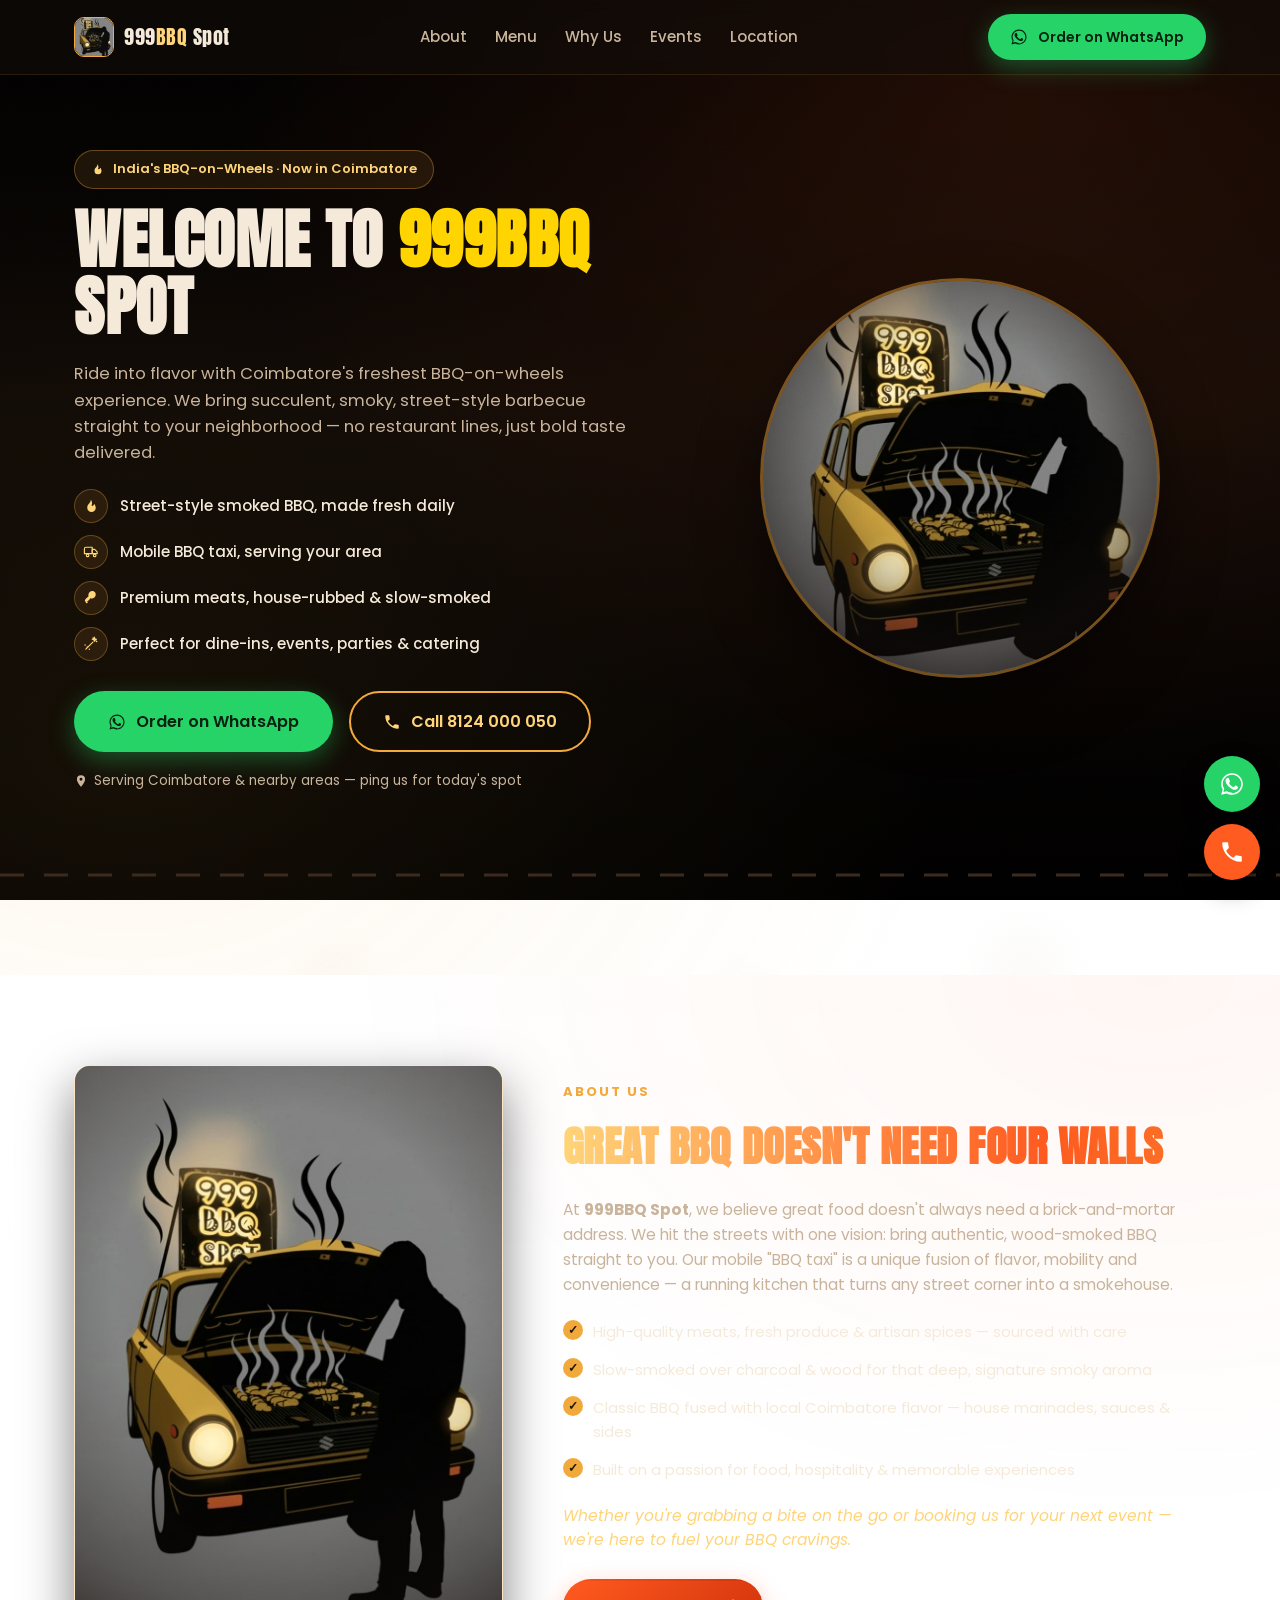
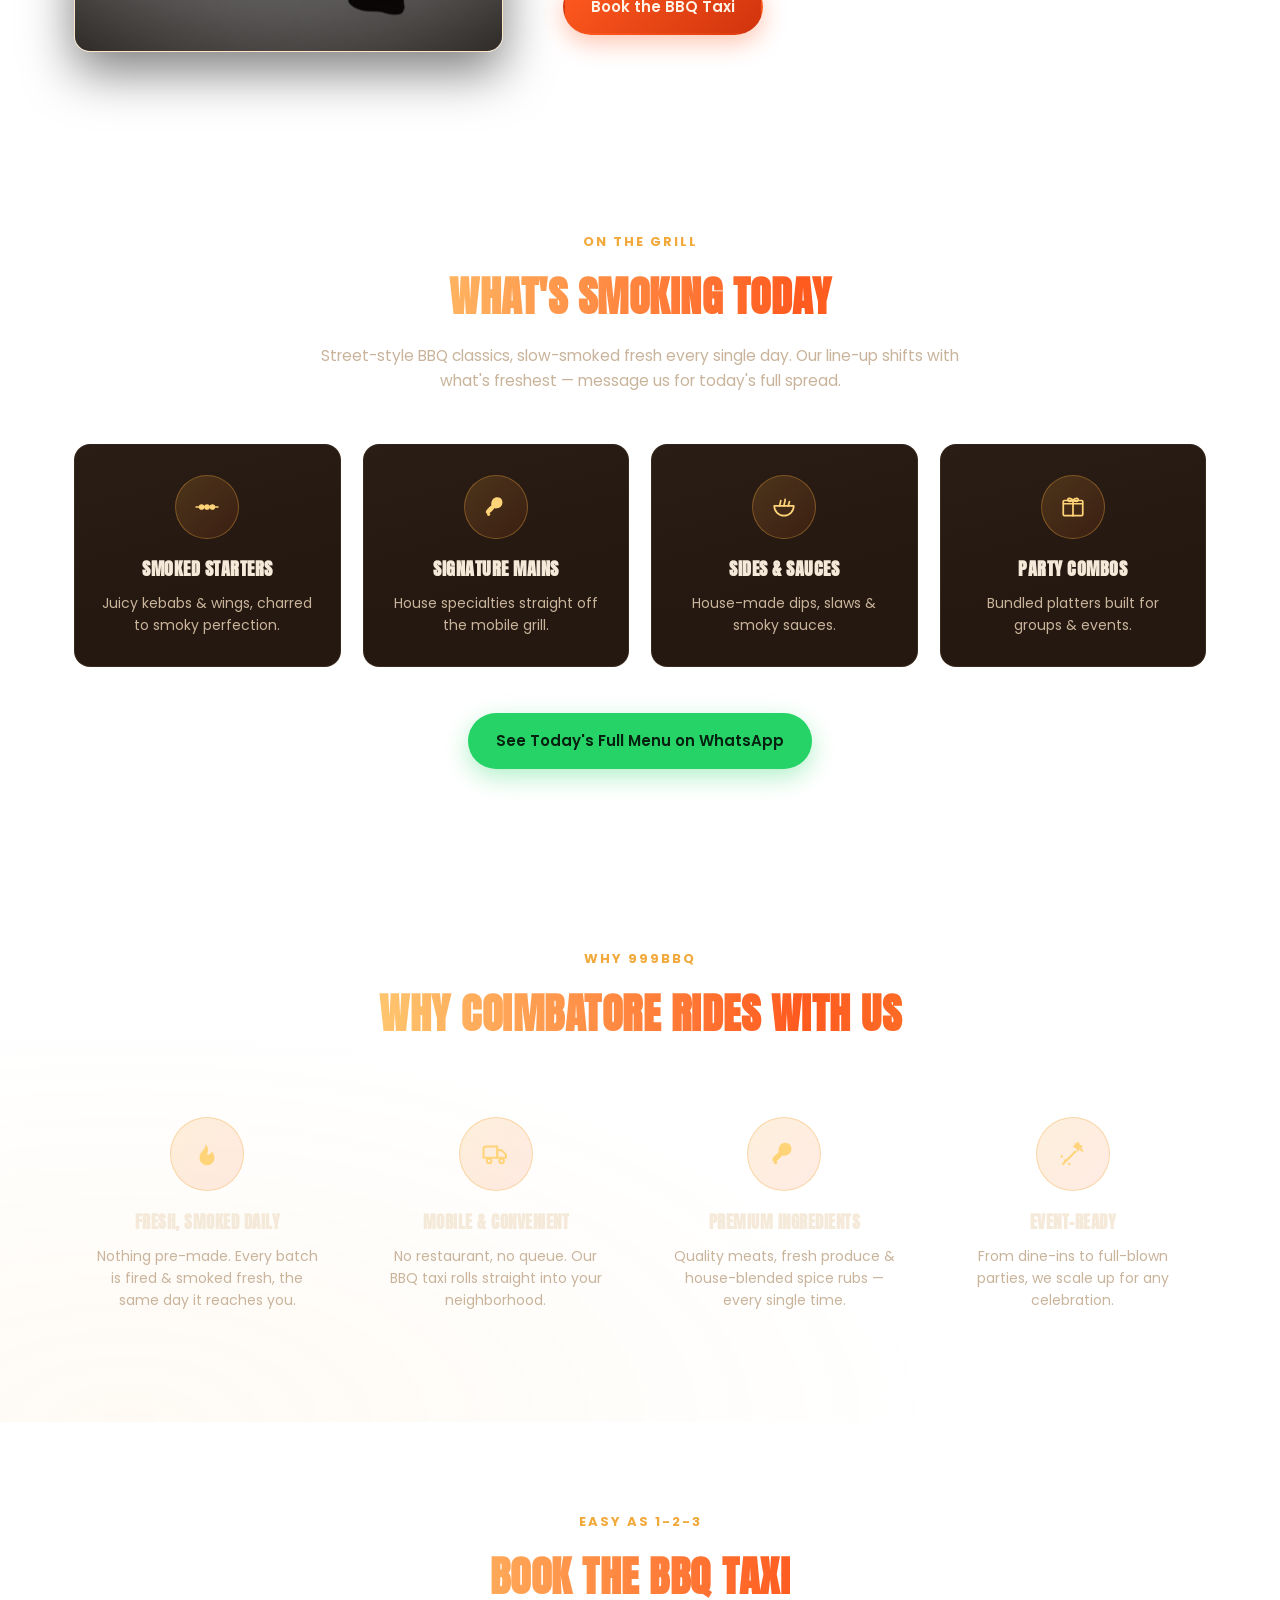
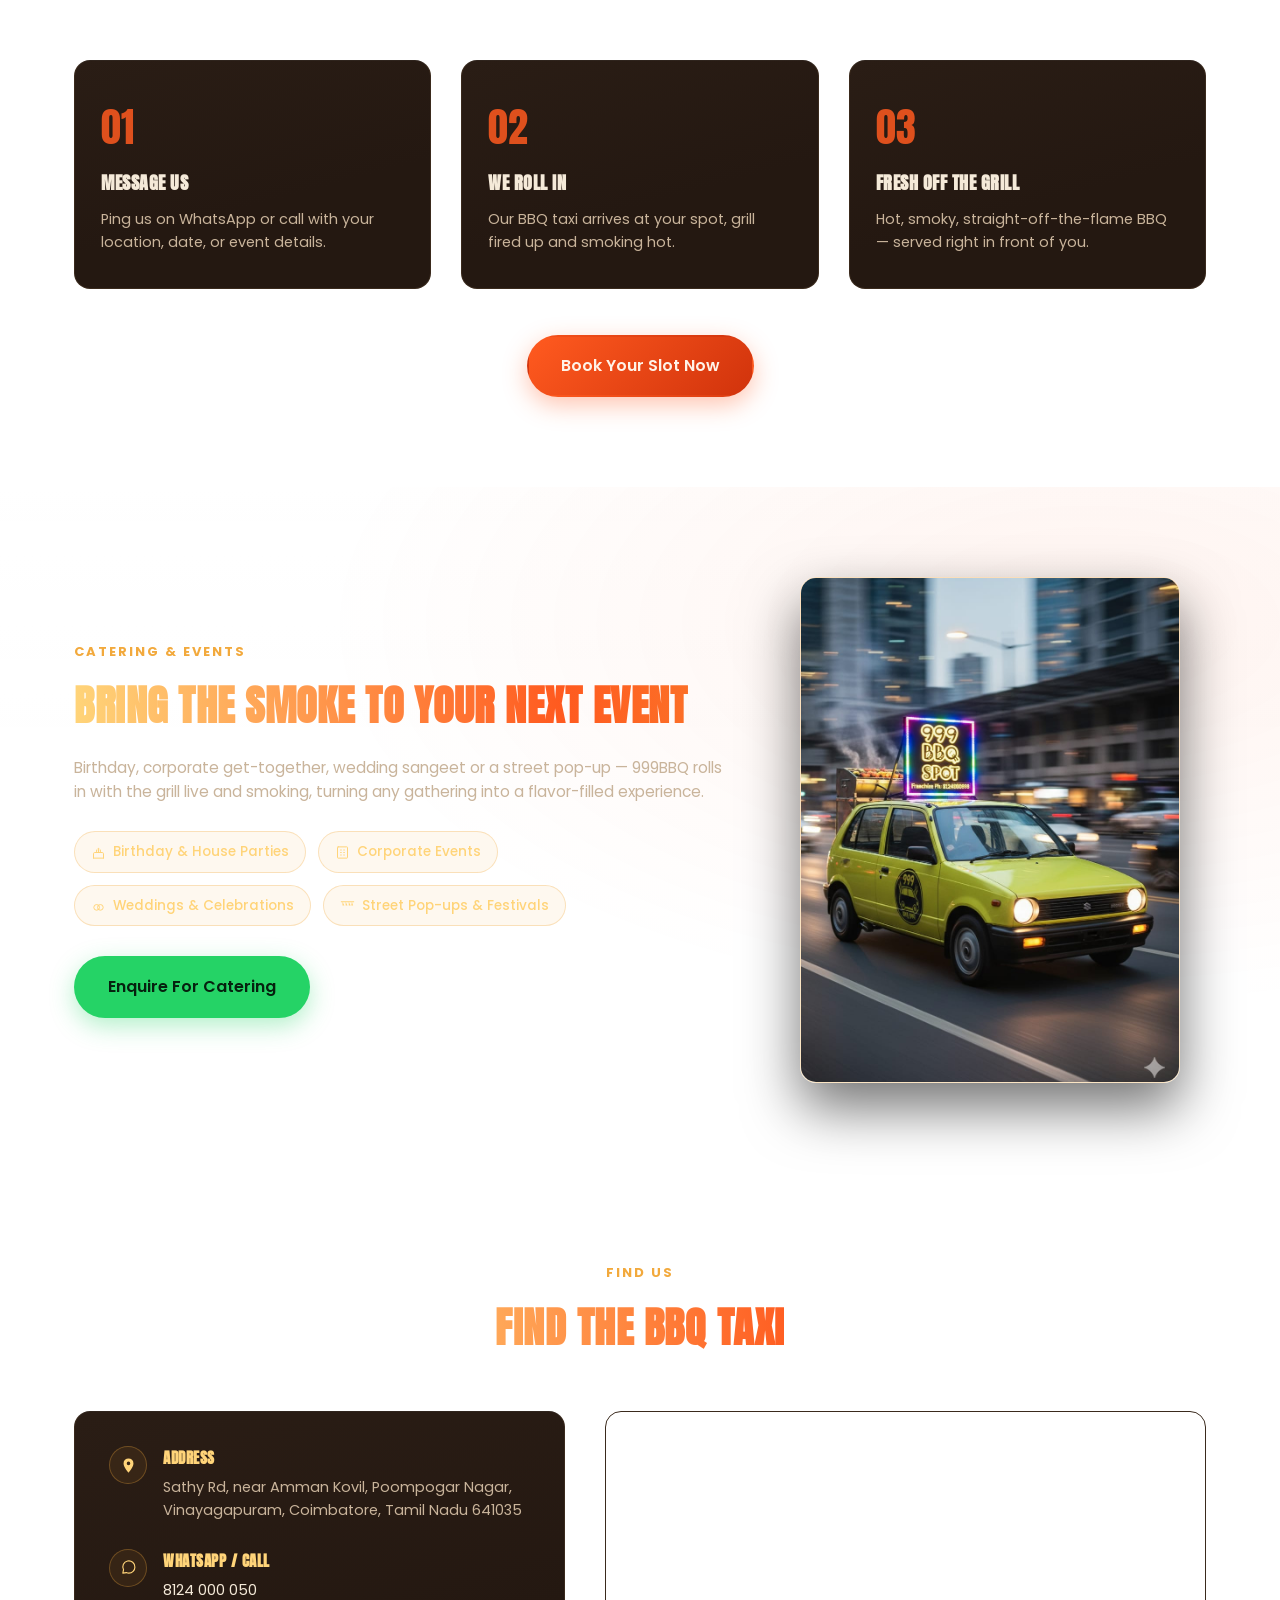
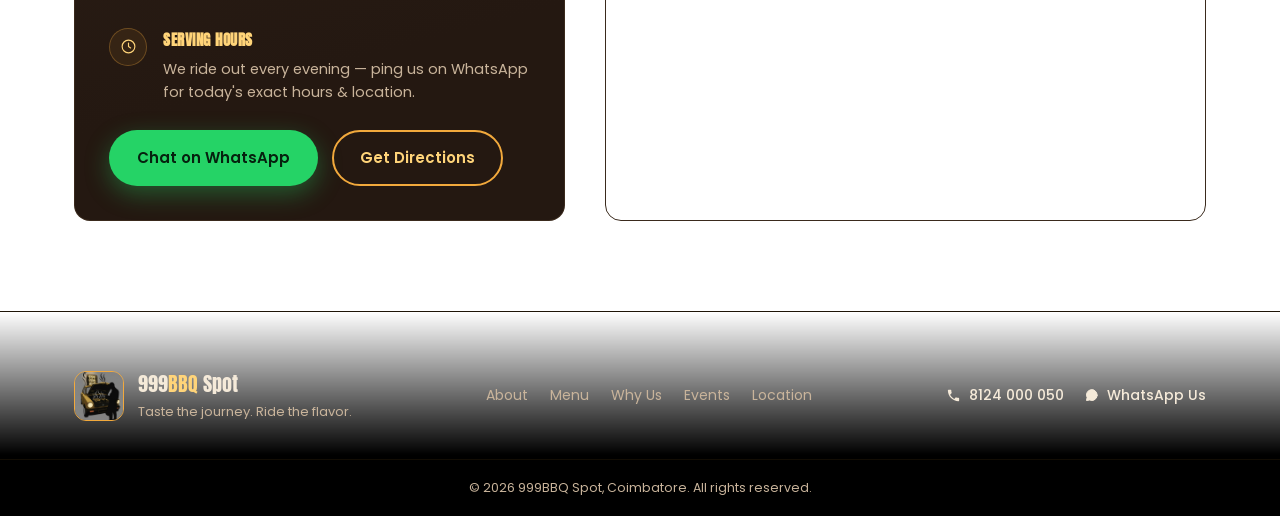
<file: index.html>
<!DOCTYPE html>
<html lang="en">
<head>
<meta charset="UTF-8">
<meta name="viewport" content="width=device-width, initial-scale=1.0">
<title>999BBQ Spot | India's BBQ-on-Wheels — Coimbatore</title>
<meta name="description" content="999BBQ Spot brings street-style, wood-smoked BBQ straight to your neighborhood in Coimbatore. Order on WhatsApp or book our mobile BBQ taxi for parties, events & catering.">
<meta name="theme-color" content="#120c09">

<!-- Open Graph -->
<meta property="og:title" content="999BBQ Spot | Ride into Flavor">
<meta property="og:description" content="Coimbatore's freshest BBQ-on-wheels. Street-style smoked BBQ delivered to your street, your party, your event.">
<meta property="og:image" content="assets/img/999bbq-logo.jpg">
<meta property="og:type" content="website">

<link rel="icon" type="image/jpeg" href="assets/img/999bbq-logo.jpg">

<link rel="preconnect" href="https://fonts.googleapis.com">
<link rel="preconnect" href="https://fonts.gstatic.com" crossorigin>
<link href="https://fonts.googleapis.com/css2?family=Anton&family=Poppins:wght@400;500;600;700;800&display=swap" rel="stylesheet">

<link rel="stylesheet" href="assets/css/style.css?v=6">

<script type="application/ld+json">
{
  "@context": "https://schema.org",
  "@type": "BarbecueRestaurant",
  "name": "999BBQ Spot",
  "image": "assets/img/999bbq-logo.jpg",
  "servesCuisine": "Barbecue",
  "priceRange": "₹₹",
  "telephone": "+918124000050",
  "address": {
    "@type": "PostalAddress",
    "streetAddress": "Sathy Rd, near Amman Kovil, Poompogar Nagar, Vinayagapuram",
    "addressLocality": "Coimbatore",
    "addressRegion": "Tamil Nadu",
    "postalCode": "641035",
    "addressCountry": "IN"
  },
  "url": "https://999bbqshop.example.com"
}
</script>
</head>
<body>

<!-- ===== NAV ===== -->
<header class="nav" id="nav">
  <div class="container nav__inner">
    <a href="#home" class="nav__brand">
      <img src="assets/img/999bbq-logo.jpg" alt="999BBQ Spot logo" class="nav__logo">
      <span>999<em>BBQ</em> Spot</span>
    </a>

    <nav class="nav__links" id="navLinks">
      <a href="#about" class="nav__link">About</a>
      <a href="#menu" class="nav__link">Menu</a>
      <a href="#why" class="nav__link">Why Us</a>
      <a href="#events" class="nav__link">Events</a>
      <a href="#location" class="nav__link">Location</a>
    </nav>

    <div class="nav__cta">
      <a href="https://wa.me/918124000050?text=Hi%20999BBQ%20Spot!%20I%27d%20like%20to%20know%20today%27s%20location%20%26%20menu." class="btn btn--whatsapp" target="_blank" rel="noopener">
        <svg viewBox="0 0 24 24" class="icon" width="24" height="24"><path d="M17.5 14.4c-.3-.1-1.7-.9-2-1-.3-.1-.5-.1-.7.1-.2.3-.8 1-.9 1.2-.2.2-.3.2-.6.1-.3-.1-1.2-.5-2.3-1.5-.9-.8-1.4-1.7-1.6-2-.2-.3 0-.5.1-.6.1-.1.3-.3.4-.5.1-.1.2-.3.2-.4.1-.2 0-.3 0-.5-.1-.1-.7-1.7-1-2.3-.2-.6-.5-.5-.7-.5h-.6c-.2 0-.5.1-.8.4-.3.3-1 1-1 2.4s1 2.8 1.2 3c.1.2 2 3 4.8 4.3.7.3 1.2.5 1.6.6.7.2 1.3.2 1.8.1.5-.1 1.7-.7 1.9-1.3.2-.7.2-1.2.2-1.3-.1-.2-.3-.3-.6-.4z"/><path d="M12 2C6.5 2 2 6.5 2 12c0 1.9.5 3.6 1.4 5.1L2 22l5.1-1.3c1.4.8 3.1 1.3 4.9 1.3 5.5 0 10-4.5 10-10S17.5 2 12 2zm0 18.1c-1.6 0-3.2-.4-4.5-1.3l-.3-.2-3.1.8.8-3-.2-.3C3.9 14.7 3.5 13.4 3.5 12c0-4.7 3.8-8.5 8.5-8.5s8.5 3.8 8.5 8.5-3.8 8.5-8.5 8.5z"/></svg>
        Order on WhatsApp
      </a>
    </div>

    <button class="nav__burger" id="burger" aria-label="Toggle menu">
      <span></span><span></span><span></span>
    </button>
  </div>
</header>

<!-- ===== HERO ===== -->
<section class="hero" id="home">
  <div class="hero__smoke">
    <span class="puff p1"></span>
    <span class="puff p2"></span>
    <span class="puff p3"></span>
    <span class="puff p4"></span>
    <span class="puff p5"></span>
  </div>
  <div class="hero__embers" id="embers"></div>

  <div class="container hero__inner">
    <div class="hero__text reveal">
      <span class="tag"><svg class="tag__ico" viewBox="0 0 24 24" fill="currentColor" width="24" height="24"><path d="M12 12c2-2.96 0-7-1-8c0 3.038-1.773 4.741-3 6c-1.226 1.26-2 3.24-2 5a6 6 0 1 0 12 0c0-1.532-1.056-3.94-2-5c-1.786 3-2.791 3-4 2z"/></svg> India's BBQ-on-Wheels · Now in Coimbatore</span>
      <h1 class="hero__title">Welcome to <span class="neon">999BBQ</span> Spot</h1>
      <p class="hero__sub">Ride into flavor with Coimbatore's freshest BBQ-on-wheels experience. We bring succulent, smoky, street-style barbecue straight to your neighborhood — no restaurant lines, just bold taste delivered.</p>

      <ul class="hero__bullets">
        <li><span class="ico"><svg viewBox="0 0 24 24" fill="currentColor" width="24" height="24"><path d="M12 12c2-2.96 0-7-1-8c0 3.038-1.773 4.741-3 6c-1.226 1.26-2 3.24-2 5a6 6 0 1 0 12 0c0-1.532-1.056-3.94-2-5c-1.786 3-2.791 3-4 2z"/></svg></span> Street-style smoked BBQ, made fresh daily</li>
        <li><span class="ico"><svg viewBox="0 0 24 24" fill="none" stroke="currentColor" stroke-width="1.6" stroke-linecap="round" stroke-linejoin="round" width="24" height="24"><path d="M2 15h11V6H4a2 2 0 0 0-2 2v7Z"/><path d="M13 9h3.5l3.5 3.5V15h-7V9Z"/><circle cx="6.5" cy="17.5" r="1.8"/><circle cx="16.5" cy="17.5" r="1.8"/></svg></span> Mobile BBQ taxi, serving your area</li>
        <li><span class="ico"><svg viewBox="0 0 24 24" fill="currentColor" width="24" height="24"><path d="M15.5 3.5c-2-1-4.6-.6-6.1.9-1.8 1.8-2 4.6-1.7 6.1-1.6 1.1-3.9 3.1-4.9 5.1-.8 1.6.9 3.3 2.5 2.5 2-1 4-3.3 5.1-4.9 1.5.3 4.3.1 6.1-1.7 1.5-1.5 1.9-4.1.9-6.1a3.6 3.6 0 0 0-1.9-1.9Z"/><circle cx="5.2" cy="18.8" r="1.4"/></svg></span> Premium meats, house-rubbed &amp; slow-smoked</li>
        <li><span class="ico"><svg viewBox="0 0 24 24" fill="none" stroke="currentColor" stroke-width="1.6" stroke-linecap="round" stroke-linejoin="round" width="24" height="24"><path d="M4 20 14 10"/><path d="M14 4l1.5 1.5"/><path d="M18 8l1.5 1.5"/><path d="M16 3l.7 2.3L19 6l-2.3.7L16 9l-.7-2.3L13 6l2.3-.7Z"/><circle cx="6" cy="17" r="1" fill="currentColor" stroke="none"/><circle cx="9" cy="20" r="1" fill="currentColor" stroke="none"/><circle cx="3" cy="14" r="1" fill="currentColor" stroke="none"/></svg></span> Perfect for dine-ins, events, parties &amp; catering</li>
      </ul>

      <div class="hero__ctas">
        <a href="https://wa.me/918124000050?text=Hi%20999BBQ%20Spot!%20I%27d%20like%20to%20order%20%2F%20book%20the%20BBQ%20taxi." class="btn btn--whatsapp btn--lg" target="_blank" rel="noopener">
          <svg viewBox="0 0 24 24" class="icon" width="24" height="24"><path d="M17.5 14.4c-.3-.1-1.7-.9-2-1-.3-.1-.5-.1-.7.1-.2.3-.8 1-.9 1.2-.2.2-.3.2-.6.1-.3-.1-1.2-.5-2.3-1.5-.9-.8-1.4-1.7-1.6-2-.2-.3 0-.5.1-.6.1-.1.3-.3.4-.5.1-.1.2-.3.2-.4.1-.2 0-.3 0-.5-.1-.1-.7-1.7-1-2.3-.2-.6-.5-.5-.7-.5h-.6c-.2 0-.5.1-.8.4-.3.3-1 1-1 2.4s1 2.8 1.2 3c.1.2 2 3 4.8 4.3.7.3 1.2.5 1.6.6.7.2 1.3.2 1.8.1.5-.1 1.7-.7 1.9-1.3.2-.7.2-1.2.2-1.3-.1-.2-.3-.3-.6-.4z"/><path d="M12 2C6.5 2 2 6.5 2 12c0 1.9.5 3.6 1.4 5.1L2 22l5.1-1.3c1.4.8 3.1 1.3 4.9 1.3 5.5 0 10-4.5 10-10S17.5 2 12 2zm0 18.1c-1.6 0-3.2-.4-4.5-1.3l-.3-.2-3.1.8.8-3-.2-.3C3.9 14.7 3.5 13.4 3.5 12c0-4.7 3.8-8.5 8.5-8.5s8.5 3.8 8.5 8.5-3.8 8.5-8.5 8.5z"/></svg>
          Order on WhatsApp
        </a>
        <a href="tel:+918124000050" class="btn btn--outline btn--lg">
          <svg viewBox="0 0 24 24" class="icon" width="24" height="24"><path d="M6.6 10.8c1.4 2.8 3.7 5.1 6.6 6.6l2.2-2.2c.3-.3.7-.4 1-.2 1.1.4 2.4.6 3.6.6.6 0 1 .4 1 1V20c0 .6-.4 1-1 1C10.9 21 3 13.1 3 3.9c0-.6.4-1 1-1h3.5c.6 0 1 .4 1 1 0 1.3.2 2.5.6 3.6.1.4 0 .8-.3 1L6.6 10.8z"/></svg>
          Call 8124 000 050
        </a>
      </div>
      <p class="hero__note"><svg viewBox="0 0 24 24" fill="currentColor" width="24" height="24"><path d="M12 2a7 7 0 0 0-7 7c0 5.25 7 13 7 13s7-7.75 7-13a7 7 0 0 0-7-7Zm0 9.5A2.5 2.5 0 1 1 12 6.5a2.5 2.5 0 0 1 0 5Z"/></svg> Serving Coimbatore &amp; nearby areas — ping us for today's spot</p>
    </div>

    <div class="hero__art reveal">
      <div class="art__glow"></div>
      <div class="medallion">
        <span class="medallion__ring"></span>
        <img src="assets/img/999bbq-logo.jpg" alt="999BBQ Spot — smoked BBQ on wheels" class="hero__img">
      </div>
    </div>
  </div>

  <!-- driving car + smoke trail divider -->
  <div class="roadstrip" aria-hidden="true">
    <div class="road"></div>
    <div class="driver">
      <span class="trail t1"></span>
      <span class="trail t2"></span>
      <span class="trail t3"></span>
      <svg viewBox="0 0 64 34" class="carsvg" width="64" height="34">
        <rect x="2" y="16" width="60" height="12" rx="3" fill="var(--gold)"/>
        <path d="M10 16 L18 6 H44 L52 16 Z" fill="var(--gold)"/>
        <path d="M20 15 L25 8 H41 L46 15 Z" fill="#1c130e"/>
        <circle cx="16" cy="29" r="5" fill="#12100f" stroke="var(--gold-light)" stroke-width="1.5"/>
        <circle cx="48" cy="29" r="5" fill="#12100f" stroke="var(--gold-light)" stroke-width="1.5"/>
        <rect x="26" y="10" width="14" height="7" fill="#ff7a2f" opacity="0.85"/>
      </svg>
    </div>
  </div>
</section>

<!-- ===== ABOUT ===== -->
<section class="about" id="about">
  <div class="container about__inner">
    <div class="about__media reveal">
      <div class="frame">
        <img src="assets/img/999bbq-logo.jpg" alt="999BBQ Spot mobile grill" loading="lazy">
        <span class="frame__vignette"></span>
      </div>
    </div>
    <div class="about__text reveal">
      <span class="eyebrow">About Us</span>
      <h2 class="section-title">Great BBQ Doesn't Need Four Walls</h2>
      <p>At <strong>999BBQ Spot</strong>, we believe great food doesn't always need a brick-and-mortar address. We hit the streets with one vision: bring authentic, wood-smoked BBQ straight to you. Our mobile "BBQ taxi" is a unique fusion of flavor, mobility and convenience — a running kitchen that turns any street corner into a smokehouse.</p>

      <ul class="check-list">
        <li>High-quality meats, fresh produce &amp; artisan spices — sourced with care</li>
        <li>Slow-smoked over charcoal &amp; wood for that deep, signature smoky aroma</li>
        <li>Classic BBQ fused with local Coimbatore flavor — house marinades, sauces &amp; sides</li>
        <li>Built on a passion for food, hospitality &amp; memorable experiences</li>
      </ul>

      <p class="about__closing">Whether you're grabbing a bite on the go or booking us for your next event — we're here to fuel your BBQ cravings.</p>

      <a href="#how" class="btn btn--flame">Book the BBQ Taxi</a>
    </div>
  </div>
</section>

<!-- ===== MENU TEASER ===== -->
<section class="menu" id="menu">
  <div class="container">
    <div class="section-head reveal">
      <span class="eyebrow">On The Grill</span>
      <h2 class="section-title">What's Smoking Today</h2>
      <p class="section-sub">Street-style BBQ classics, slow-smoked fresh every single day. Our line-up shifts with what's freshest — message us for today's full spread.</p>
    </div>

    <div class="menu__grid">
      <div class="menu__card reveal">
        <span class="menu__icon"><svg viewBox="0 0 24 24" fill="none" stroke="currentColor" stroke-width="1.6" stroke-linecap="round" width="24" height="24"><path d="M2 12h20"/><circle cx="7" cy="12" r="2.6" fill="currentColor" stroke="none"/><circle cx="12" cy="12" r="2.6" fill="currentColor" stroke="none"/><circle cx="17" cy="12" r="2.6" fill="currentColor" stroke="none"/></svg></span>
        <h3>Smoked Starters</h3>
        <p>Juicy kebabs &amp; wings, charred to smoky perfection.</p>
      </div>
      <div class="menu__card reveal">
        <span class="menu__icon"><svg viewBox="0 0 24 24" fill="currentColor" width="24" height="24"><path d="M15.5 3.5c-2-1-4.6-.6-6.1.9-1.8 1.8-2 4.6-1.7 6.1-1.6 1.1-3.9 3.1-4.9 5.1-.8 1.6.9 3.3 2.5 2.5 2-1 4-3.3 5.1-4.9 1.5.3 4.3.1 6.1-1.7 1.5-1.5 1.9-4.1.9-6.1a3.6 3.6 0 0 0-1.9-1.9Z"/><circle cx="5.2" cy="18.8" r="1.4"/></svg></span>
        <h3>Signature Mains</h3>
        <p>House specialties straight off the mobile grill.</p>
      </div>
      <div class="menu__card reveal">
        <span class="menu__icon"><svg viewBox="0 0 24 24" fill="none" stroke="currentColor" stroke-width="1.6" stroke-linecap="round" stroke-linejoin="round" width="24" height="24"><path d="M3 11h18a9 9 0 0 1-18 0Z"/><path d="M8 11c0-2 1-3 1-5M12 11c0-2.5 1.2-3.5 1-6M16 11c0-1.7 1-2.5 1-4"/></svg></span>
        <h3>Sides &amp; Sauces</h3>
        <p>House-made dips, slaws &amp; smoky sauces.</p>
      </div>
      <div class="menu__card reveal">
        <span class="menu__icon"><svg viewBox="0 0 24 24" fill="none" stroke="currentColor" stroke-width="1.6" stroke-linecap="round" stroke-linejoin="round" width="24" height="24"><rect x="3" y="9" width="18" height="11" rx="1"/><path d="M3 9V7a1 1 0 0 1 1-1h16a1 1 0 0 1 1 1v2"/><path d="M12 6v14"/><path d="M12 6c-1.5-3-6-2.5-4.5 0C8.3 7.5 12 6 12 6Zm0 0c1.5-3 6-2.5 4.5 0C15.7 7.5 12 6 12 6Z"/></svg></span>
        <h3>Party Combos</h3>
        <p>Bundled platters built for groups &amp; events.</p>
      </div>
    </div>

    <div class="menu__cta reveal">
      <a href="https://wa.me/918124000050?text=Hi%20999BBQ%20Spot!%20Can%20you%20share%20today%27s%20full%20menu%3F" class="btn btn--whatsapp" target="_blank" rel="noopener">See Today's Full Menu on WhatsApp</a>
    </div>
  </div>
</section>

<!-- ===== WHY US ===== -->
<section class="why" id="why">
  <div class="container">
    <div class="section-head reveal">
      <span class="eyebrow">Why 999BBQ</span>
      <h2 class="section-title">Why Coimbatore Rides With Us</h2>
    </div>

    <div class="why__grid">
      <div class="why__card reveal">
        <div class="why__icon"><svg viewBox="0 0 24 24" fill="currentColor" width="24" height="24"><path d="M12 12c2-2.96 0-7-1-8c0 3.038-1.773 4.741-3 6c-1.226 1.26-2 3.24-2 5a6 6 0 1 0 12 0c0-1.532-1.056-3.94-2-5c-1.786 3-2.791 3-4 2z"/></svg></div>
        <h3>Fresh, Smoked Daily</h3>
        <p>Nothing pre-made. Every batch is fired &amp; smoked fresh, the same day it reaches you.</p>
      </div>
      <div class="why__card reveal">
        <div class="why__icon"><svg viewBox="0 0 24 24" fill="none" stroke="currentColor" stroke-width="1.6" stroke-linecap="round" stroke-linejoin="round" width="24" height="24"><path d="M2 15h11V6H4a2 2 0 0 0-2 2v7Z"/><path d="M13 9h3.5l3.5 3.5V15h-7V9Z"/><circle cx="6.5" cy="17.5" r="1.8"/><circle cx="16.5" cy="17.5" r="1.8"/></svg></div>
        <h3>Mobile &amp; Convenient</h3>
        <p>No restaurant, no queue. Our BBQ taxi rolls straight into your neighborhood.</p>
      </div>
      <div class="why__card reveal">
        <div class="why__icon"><svg viewBox="0 0 24 24" fill="currentColor" width="24" height="24"><path d="M15.5 3.5c-2-1-4.6-.6-6.1.9-1.8 1.8-2 4.6-1.7 6.1-1.6 1.1-3.9 3.1-4.9 5.1-.8 1.6.9 3.3 2.5 2.5 2-1 4-3.3 5.1-4.9 1.5.3 4.3.1 6.1-1.7 1.5-1.5 1.9-4.1.9-6.1a3.6 3.6 0 0 0-1.9-1.9Z"/><circle cx="5.2" cy="18.8" r="1.4"/></svg></div>
        <h3>Premium Ingredients</h3>
        <p>Quality meats, fresh produce &amp; house-blended spice rubs — every single time.</p>
      </div>
      <div class="why__card reveal">
        <div class="why__icon"><svg viewBox="0 0 24 24" fill="none" stroke="currentColor" stroke-width="1.6" stroke-linecap="round" stroke-linejoin="round" width="24" height="24"><path d="M4 20 14 10"/><path d="M14 4l1.5 1.5"/><path d="M18 8l1.5 1.5"/><path d="M16 3l.7 2.3L19 6l-2.3.7L16 9l-.7-2.3L13 6l2.3-.7Z"/><circle cx="6" cy="17" r="1" fill="currentColor" stroke="none"/><circle cx="9" cy="20" r="1" fill="currentColor" stroke="none"/><circle cx="3" cy="14" r="1" fill="currentColor" stroke="none"/></svg></div>
        <h3>Event-Ready</h3>
        <p>From dine-ins to full-blown parties, we scale up for any celebration.</p>
      </div>
    </div>
  </div>
</section>

<!-- ===== HOW IT WORKS ===== -->
<section class="how" id="how">
  <div class="container">
    <div class="section-head reveal">
      <span class="eyebrow">Easy As 1-2-3</span>
      <h2 class="section-title">Book The BBQ Taxi</h2>
    </div>

    <div class="how__grid">
      <div class="how__step reveal">
        <div class="how__num">01</div>
        <h3>Message Us</h3>
        <p>Ping us on WhatsApp or call with your location, date, or event details.</p>
      </div>
      <div class="how__step reveal">
        <div class="how__num">02</div>
        <h3>We Roll In</h3>
        <p>Our BBQ taxi arrives at your spot, grill fired up and smoking hot.</p>
      </div>
      <div class="how__step reveal">
        <div class="how__num">03</div>
        <h3>Fresh Off The Grill</h3>
        <p>Hot, smoky, straight-off-the-flame BBQ — served right in front of you.</p>
      </div>
    </div>

    <div class="how__cta reveal">
      <a href="https://wa.me/918124000050?text=Hi%20999BBQ%20Spot!%20I%27d%20like%20to%20book%20the%20BBQ%20taxi." class="btn btn--flame btn--lg" target="_blank" rel="noopener">Book Your Slot Now</a>
    </div>
  </div>
</section>

<!-- ===== EVENTS ===== -->
<section class="events" id="events">
  <div class="container events__inner">
    <div class="events__text reveal">
      <span class="eyebrow">Catering &amp; Events</span>
      <h2 class="section-title">Bring The Smoke To Your Next Event</h2>
      <p>Birthday, corporate get-together, wedding sangeet or a street pop-up — 999BBQ rolls in with the grill live and smoking, turning any gathering into a flavor-filled experience.</p>

      <div class="events__tags">
        <span><svg viewBox="0 0 24 24" fill="none" stroke="currentColor" stroke-width="1.6" stroke-linecap="round" stroke-linejoin="round" width="24" height="24"><path d="M4 21v-7a2 2 0 0 1 2-2h12a2 2 0 0 1 2 2v7"/><path d="M4 21h16"/><path d="M9 12V8M12 12V8M15 12V8"/><path d="M12 8c-1.2-1.2-.3-2.6 0-3.3.3.7 1.2 2.1 0 3.3Z"/></svg> Birthday &amp; House Parties</span>
        <span><svg viewBox="0 0 24 24" fill="none" stroke="currentColor" stroke-width="1.6" stroke-linecap="round" stroke-linejoin="round" width="24" height="24"><rect x="4" y="3" width="16" height="18" rx="1"/><path d="M9 8h1M14 8h1M9 12h1M14 12h1M9 16h1M14 16h1"/></svg> Corporate Events</span>
        <span><svg viewBox="0 0 24 24" fill="none" stroke="currentColor" stroke-width="1.6" width="24" height="24"><circle cx="9" cy="15" r="4.5"/><circle cx="15" cy="15" r="4.5"/></svg> Weddings &amp; Celebrations</span>
        <span><svg viewBox="0 0 24 24" fill="none" stroke="currentColor" stroke-width="1.6" stroke-linecap="round" stroke-linejoin="round" width="24" height="24"><path d="M2 6h20"/><path d="M4 6l3 6-3 0Z" fill="currentColor" stroke="none"/><path d="M9 6l3 6-3 0Z" fill="currentColor" stroke="none"/><path d="M14 6l3 6-3 0Z" fill="currentColor" stroke="none"/><path d="M19 6l2 6-3 0Z" fill="currentColor" stroke="none"/></svg> Street Pop-ups &amp; Festivals</span>
      </div>

      <a href="https://wa.me/918124000050?text=Hi%20999BBQ%20Spot!%20I%27d%20like%20to%20enquire%20about%20catering%20for%20an%20event." class="btn btn--whatsapp btn--lg" target="_blank" rel="noopener">Enquire For Catering</a>
    </div>
    <div class="events__art reveal">
      <div class="events__photo">
        <img src="assets/img/999bbq-taxi-street.jpg" alt="999BBQ Spot mobile BBQ taxi driving through the city, grill smoking on the roof" loading="lazy">
      </div>
    </div>
  </div>
</section>

<!-- ===== LOCATION / CONTACT ===== -->
<section class="location" id="location">
  <div class="container">
    <div class="section-head reveal">
      <span class="eyebrow">Find Us</span>
      <h2 class="section-title">Find The BBQ Taxi</h2>
    </div>

    <div class="location__grid">
      <div class="location__info reveal">
        <div class="info__row">
          <span class="info__ico"><svg viewBox="0 0 24 24" fill="currentColor" width="24" height="24"><path d="M12 2a7 7 0 0 0-7 7c0 5.25 7 13 7 13s7-7.75 7-13a7 7 0 0 0-7-7Zm0 9.5A2.5 2.5 0 1 1 12 6.5a2.5 2.5 0 0 1 0 5Z"/></svg></span>
          <div>
            <h3>Address</h3>
            <p>Sathy Rd, near Amman Kovil, Poompogar Nagar,<br>Vinayagapuram, Coimbatore, Tamil Nadu 641035</p>
          </div>
        </div>
        <div class="info__row">
          <span class="info__ico"><svg viewBox="0 0 24 24" fill="none" stroke="currentColor" stroke-width="1.6" stroke-linecap="round" stroke-linejoin="round" width="24" height="24"><path d="M21 11.5a8.5 8.5 0 0 1-8.5 8.5c-1.2 0-2.4-.3-3.4-.8L4 20l1-4.9A8.5 8.5 0 1 1 21 11.5Z"/></svg></span>
          <div>
            <h3>WhatsApp / Call</h3>
            <p><a href="tel:+918124000050">8124 000 050</a></p>
          </div>
        </div>
        <div class="info__row">
          <span class="info__ico"><svg viewBox="0 0 24 24" fill="none" stroke="currentColor" stroke-width="1.6" stroke-linecap="round" stroke-linejoin="round" width="24" height="24"><circle cx="12" cy="12" r="9"/><path d="M12 7v5l3 2"/></svg></span>
          <div>
            <h3>Serving Hours</h3>
            <p>We ride out every evening — ping us on WhatsApp for today's exact hours &amp; location.</p>
          </div>
        </div>

        <div class="location__ctas">
          <a href="https://wa.me/918124000050" class="btn btn--whatsapp" target="_blank" rel="noopener">Chat on WhatsApp</a>
          <a href="https://share.google/P0Y0Uit1zr4BHkt3N" class="btn btn--outline" target="_blank" rel="noopener">Get Directions</a>
        </div>
      </div>

      <div class="location__map reveal">
        <iframe
          title="999BBQ Spot location map"
          src="https://www.google.com/maps?q=Sathy%20Rd%2C%20near%20Amman%20Kovil%2C%20Poompogar%20Nagar%2C%20Vinayagapuram%2C%20Coimbatore%2C%20Tamil%20Nadu%20641035&output=embed"
          loading="lazy"
          referrerpolicy="no-referrer-when-downgrade">
        </iframe>
      </div>
    </div>
  </div>
</section>

<!-- ===== FOOTER ===== -->
<footer class="footer">
  <div class="container footer__inner">
    <div class="footer__brand">
      <img src="assets/img/999bbq-logo.jpg" alt="999BBQ Spot logo" class="footer__logo">
      <div>
        <span class="footer__name">999<em>BBQ</em> Spot</span>
        <p>Taste the journey. Ride the flavor.</p>
      </div>
    </div>

    <nav class="footer__links">
      <a href="#about">About</a>
      <a href="#menu">Menu</a>
      <a href="#why">Why Us</a>
      <a href="#events">Events</a>
      <a href="#location">Location</a>
    </nav>

    <div class="footer__contact">
      <a href="tel:+918124000050"><svg viewBox="0 0 24 24" fill="currentColor" width="24" height="24"><path d="M6.6 10.8c1.4 2.8 3.7 5.1 6.6 6.6l2.2-2.2c.3-.3.7-.4 1-.2 1.1.4 2.4.6 3.6.6.6 0 1 .4 1 1V20c0 .6-.4 1-1 1C10.9 21 3 13.1 3 3.9c0-.6.4-1 1-1h3.5c.6 0 1 .4 1 1 0 1.3.2 2.5.6 3.6.1.4 0 .8-.3 1L6.6 10.8z"/></svg> 8124 000 050</a>
      <a href="https://wa.me/918124000050" target="_blank" rel="noopener"><svg viewBox="0 0 24 24" fill="none" stroke="currentColor" stroke-width="1.6" stroke-linecap="round" stroke-linejoin="round" width="24" height="24"><path d="M21 11.5a8.5 8.5 0 0 1-8.5 8.5c-1.2 0-2.4-.3-3.4-.8L4 20l1-4.9A8.5 8.5 0 1 1 21 11.5Z"/></svg> WhatsApp Us</a>
    </div>
  </div>
  <div class="footer__bottom">
    <p>&copy; <span id="year"></span> 999BBQ Spot, Coimbatore. All rights reserved.</p>
  </div>
</footer>

<!-- Floating buttons -->
<div class="fab">
  <a href="https://wa.me/918124000050?text=Hi%20999BBQ%20Spot!%20I%27d%20like%20to%20order." class="fab__btn fab__wa" target="_blank" rel="noopener" aria-label="Order on WhatsApp">
    <svg viewBox="0 0 24 24" class="icon" width="24" height="24"><path d="M17.5 14.4c-.3-.1-1.7-.9-2-1-.3-.1-.5-.1-.7.1-.2.3-.8 1-.9 1.2-.2.2-.3.2-.6.1-.3-.1-1.2-.5-2.3-1.5-.9-.8-1.4-1.7-1.6-2-.2-.3 0-.5.1-.6.1-.1.3-.3.4-.5.1-.1.2-.3.2-.4.1-.2 0-.3 0-.5-.1-.1-.7-1.7-1-2.3-.2-.6-.5-.5-.7-.5h-.6c-.2 0-.5.1-.8.4-.3.3-1 1-1 2.4s1 2.8 1.2 3c.1.2 2 3 4.8 4.3.7.3 1.2.5 1.6.6.7.2 1.3.2 1.8.1.5-.1 1.7-.7 1.9-1.3.2-.7.2-1.2.2-1.3-.1-.2-.3-.3-.6-.4z"/><path d="M12 2C6.5 2 2 6.5 2 12c0 1.9.5 3.6 1.4 5.1L2 22l5.1-1.3c1.4.8 3.1 1.3 4.9 1.3 5.5 0 10-4.5 10-10S17.5 2 12 2zm0 18.1c-1.6 0-3.2-.4-4.5-1.3l-.3-.2-3.1.8.8-3-.2-.3C3.9 14.7 3.5 13.4 3.5 12c0-4.7 3.8-8.5 8.5-8.5s8.5 3.8 8.5 8.5-3.8 8.5-8.5 8.5z"/></svg>
  </a>
  <a href="tel:+918124000050" class="fab__btn fab__call" aria-label="Call 999BBQ Spot">
    <svg viewBox="0 0 24 24" class="icon" width="24" height="24"><path d="M6.6 10.8c1.4 2.8 3.7 5.1 6.6 6.6l2.2-2.2c.3-.3.7-.4 1-.2 1.1.4 2.4.6 3.6.6.6 0 1 .4 1 1V20c0 .6-.4 1-1 1C10.9 21 3 13.1 3 3.9c0-.6.4-1 1-1h3.5c.6 0 1 .4 1 1 0 1.3.2 2.5.6 3.6.1.4 0 .8-.3 1L6.6 10.8z"/></svg>
  </a>
</div>

<script src="assets/js/main.js?v=3"></script>
</body>
</html>
</file>
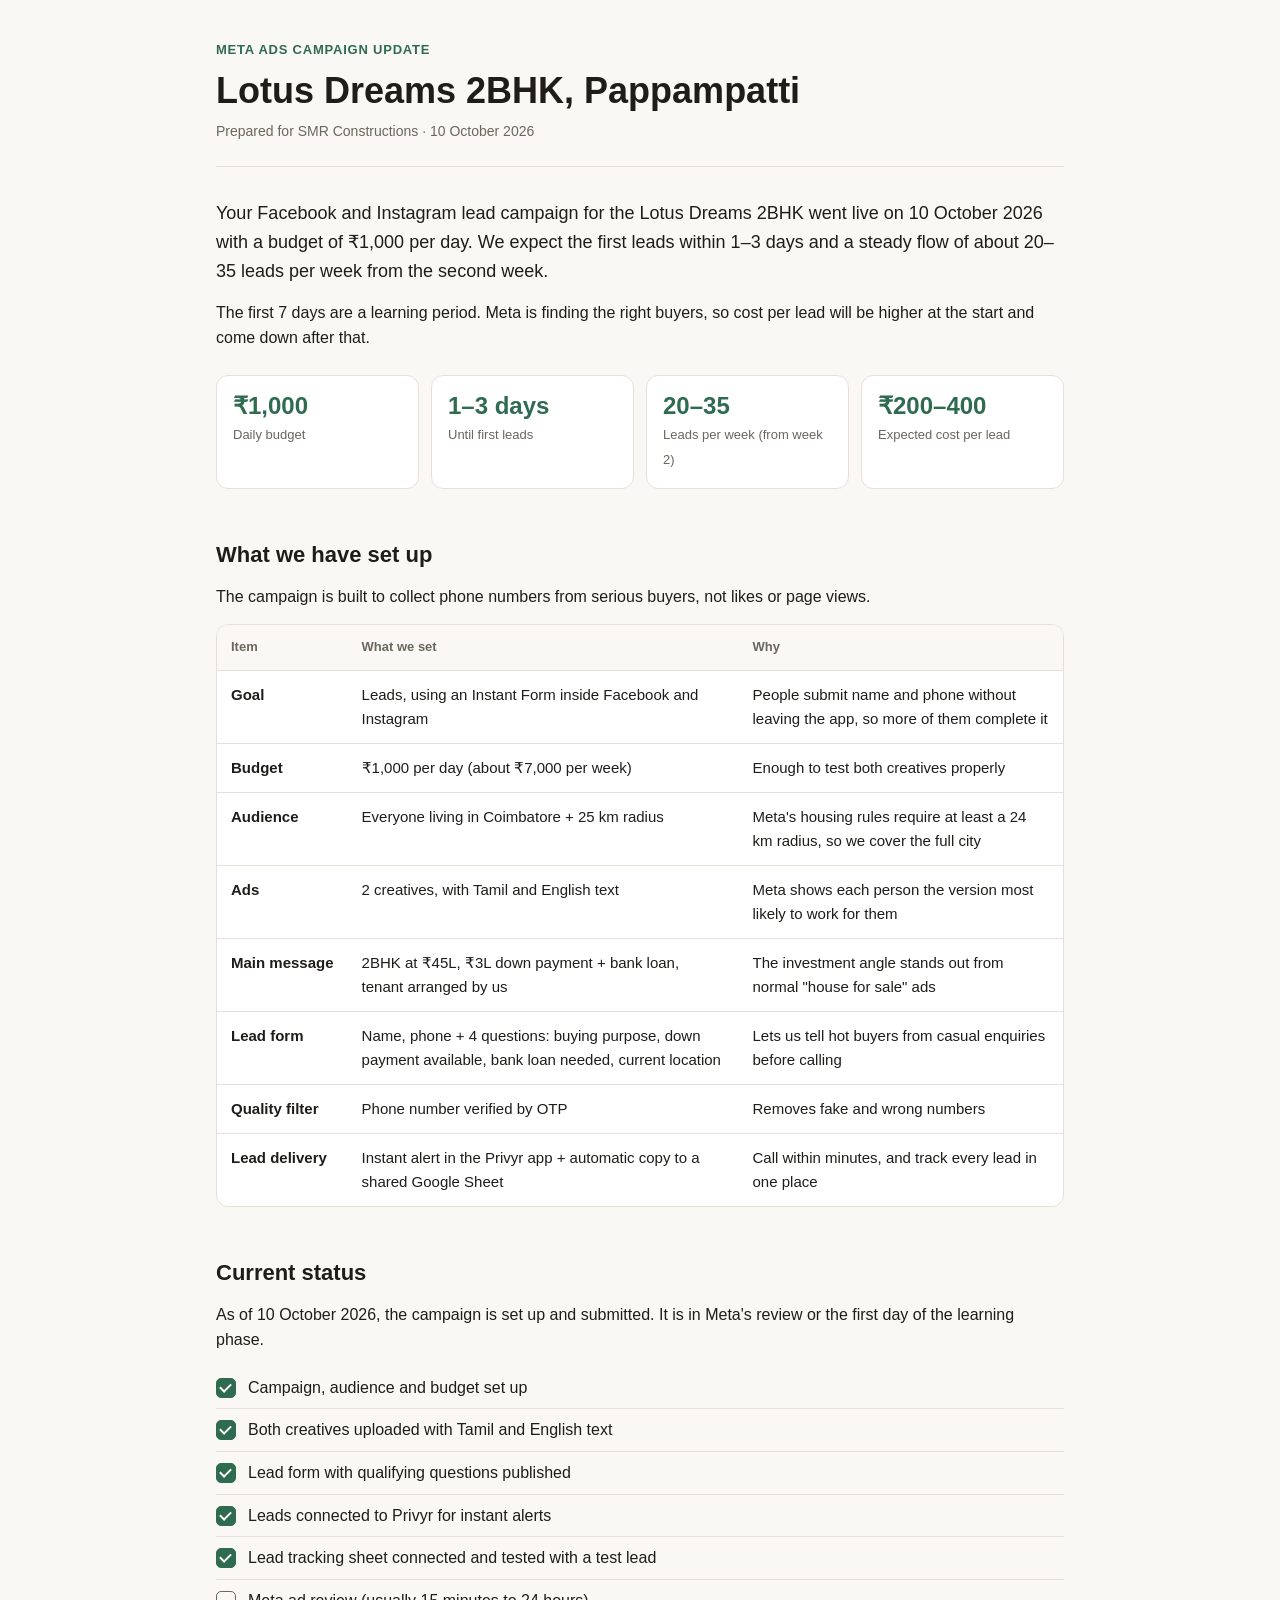
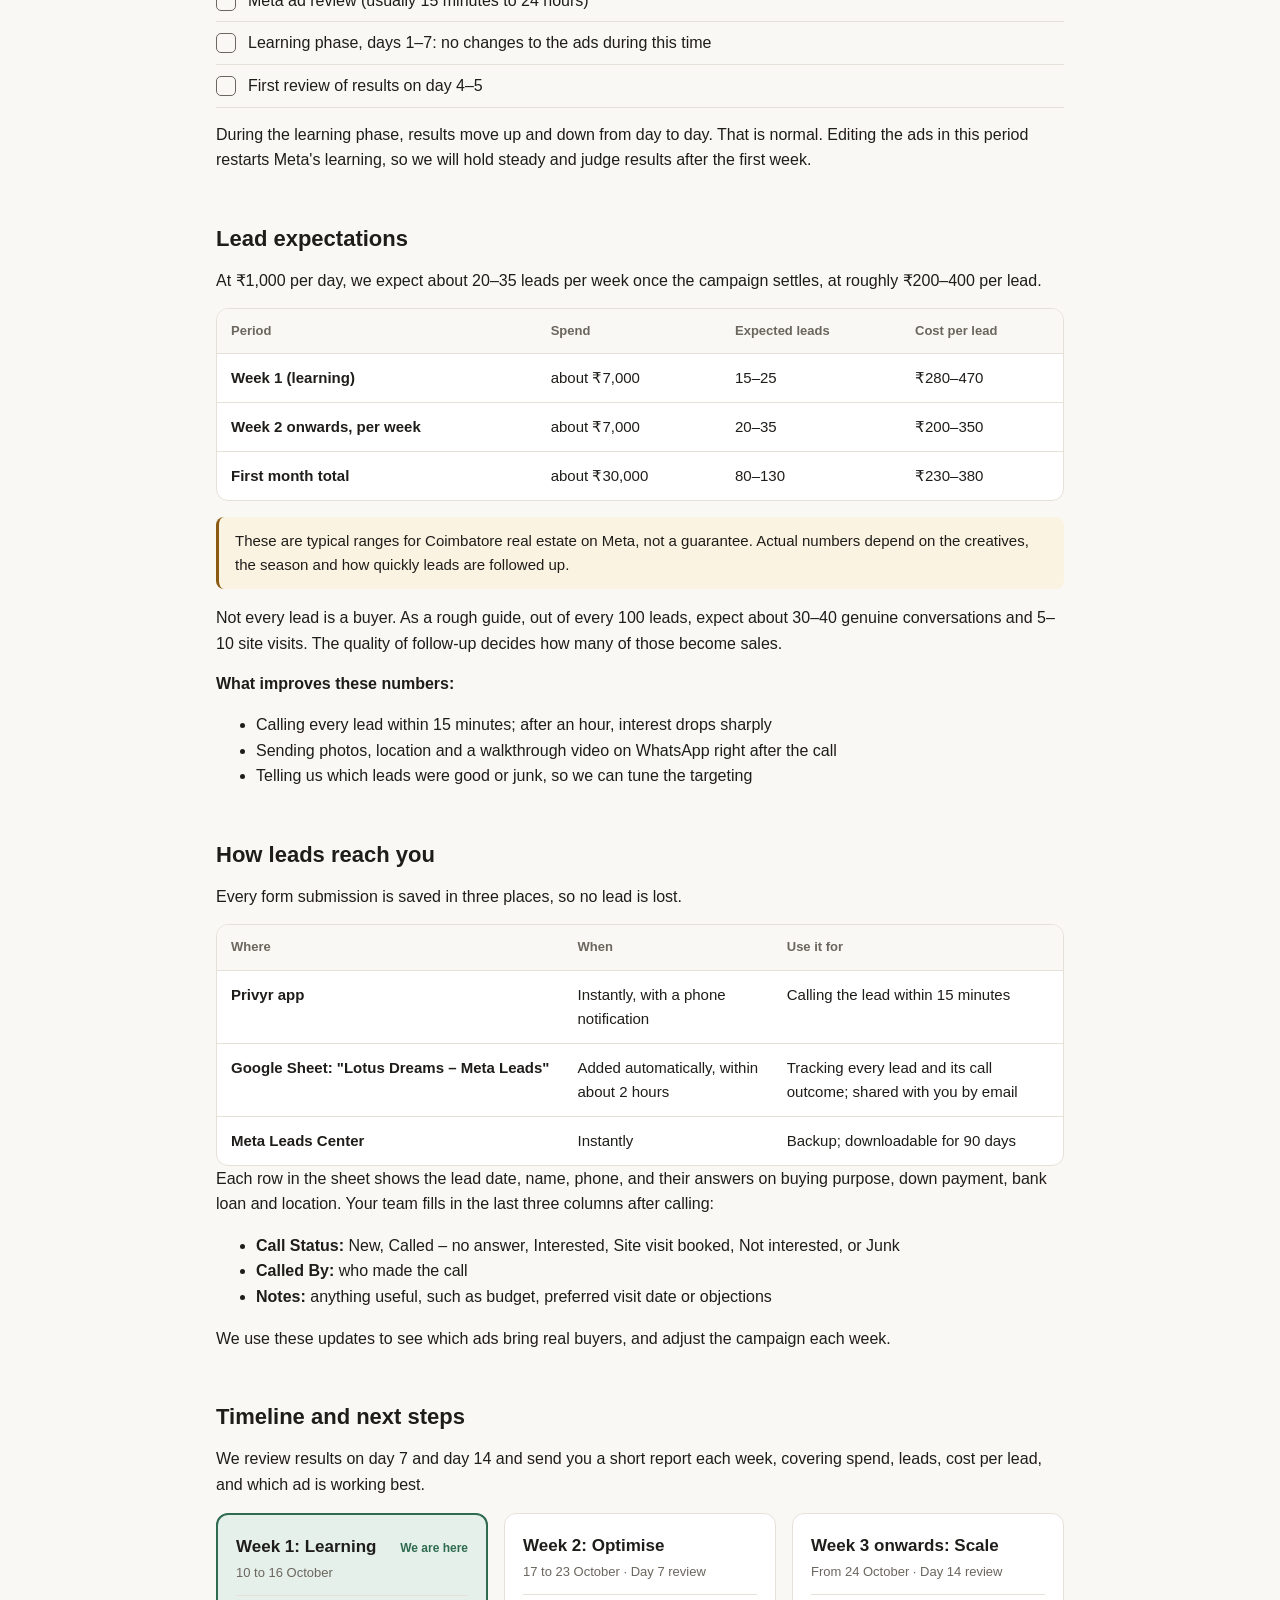
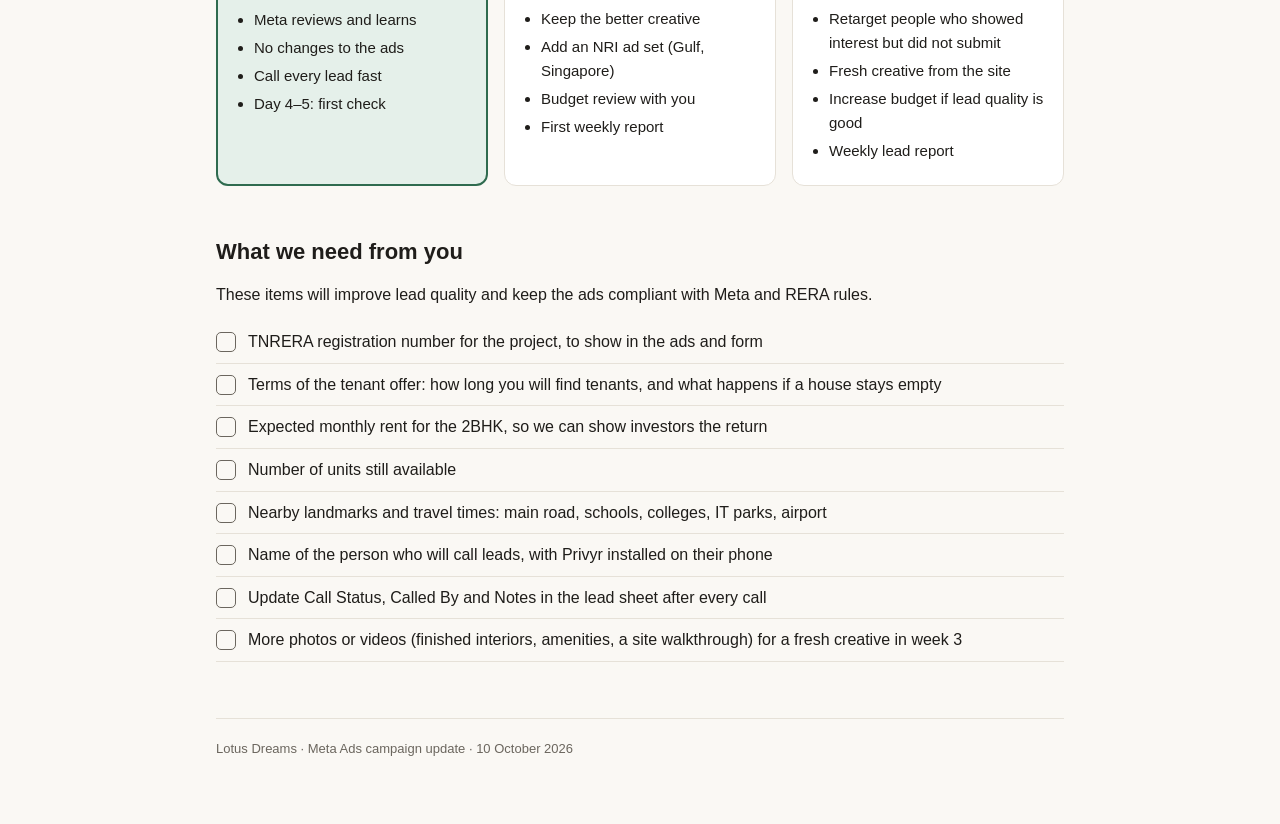
<file: lotus-dreams/index.html>
<!doctype html>
<html lang="en">
<head>
<meta charset="utf-8">
<meta name="viewport" content="width=device-width, initial-scale=1">
<meta name="robots" content="noindex, nofollow">
<title>Lotus Dreams Campaign Update</title>
<style>
  :root {
    --bg: #faf8f4;
    --surface: #ffffff;
    --text: #1f1d1a;
    --muted: #6b665e;
    --line: #e6e1d8;
    --accent: #2f6b4f;
    --accent-soft: #e5f0ea;
    --warn-soft: #fbf3e2;
    --warn: #8a5a12;
  }
  @media (prefers-color-scheme: dark) {
    :root:not([data-theme="light"]) {
      --bg: #161513;
      --surface: #1f1e1b;
      --text: #f1eee8;
      --muted: #a8a299;
      --line: #34322e;
      --accent: #7cc4a0;
      --accent-soft: #1f3329;
      --warn-soft: #33291a;
      --warn: #e2b46a;
    }
  }
  :root[data-theme="dark"] {
    --bg: #161513;
    --surface: #1f1e1b;
    --text: #f1eee8;
    --muted: #a8a299;
    --line: #34322e;
    --accent: #7cc4a0;
    --accent-soft: #1f3329;
    --warn-soft: #33291a;
    --warn: #e2b46a;
  }
  * { box-sizing: border-box; }
  body {
    margin: 0;
    background: var(--bg);
    color: var(--text);
    font: 16px/1.6 -apple-system, BlinkMacSystemFont, "Segoe UI", Roboto, "Helvetica Neue", Arial, sans-serif;
  }
  .wrap { max-width: 880px; margin: 0 auto; padding: 40px 16px 64px; }
  header { border-bottom: 1px solid var(--line); padding-bottom: 24px; margin-bottom: 32px; }
  .eyebrow { color: var(--accent); font-weight: 600; font-size: 13px; letter-spacing: .06em; text-transform: uppercase; margin: 0 0 8px; }
  h1 { font-size: clamp(26px, 5vw, 36px); line-height: 1.2; margin: 0 0 8px; }
  .meta { color: var(--muted); font-size: 14px; margin: 0; }
  h2 { font-size: 22px; margin: 48px 0 12px; }
  p { margin: 0 0 14px; }
  .lead { font-size: 18px; }
  .stats { display: grid; grid-template-columns: repeat(4, 1fr); gap: 12px; margin: 24px 0 8px; }
  .stat { background: var(--surface); border: 1px solid var(--line); border-radius: 12px; padding: 16px; }
  .stat b { display: block; font-size: 24px; line-height: 1.2; color: var(--accent); }
  .stat span { color: var(--muted); font-size: 13px; }
  .table-wrap { overflow-x: auto; border: 1px solid var(--line); border-radius: 12px; background: var(--surface); }
  table { width: 100%; border-collapse: collapse; font-size: 15px; }
  th, td { text-align: left; padding: 12px 14px; border-bottom: 1px solid var(--line); vertical-align: top; }
  th { font-size: 13px; color: var(--muted); font-weight: 600; background: var(--bg); }
  tr:last-child td { border-bottom: 0; }
  td:first-child { font-weight: 600; white-space: nowrap; }
  ul.check { list-style: none; padding: 0; margin: 0 0 14px; }
  ul.check li { padding: 8px 0 8px 32px; position: relative; border-bottom: 1px solid var(--line); }
  ul.check li::before {
    content: ""; position: absolute; left: 0; top: 11px; width: 18px; height: 18px;
    border: 1.5px solid var(--muted); border-radius: 5px;
  }
  ul.check li.done::before { background: var(--accent); border-color: var(--accent); }
  ul.check li.done::after {
    content: ""; position: absolute; left: 6px; top: 14px; width: 5px; height: 9px;
    border: solid var(--surface); border-width: 0 2px 2px 0; transform: rotate(45deg);
  }
  .note { background: var(--warn-soft); color: var(--text); border-left: 3px solid var(--warn); border-radius: 8px; padding: 12px 16px; font-size: 15px; margin: 16px 0; }
  .timeline { display: grid; grid-template-columns: repeat(3, 1fr); gap: 16px; margin-top: 16px; }
  .phase { background: var(--surface); border: 1px solid var(--line); border-radius: 12px; padding: 18px; }
  .phase.now { border: 2px solid var(--accent); background: var(--accent-soft); }
  .phase h3 { margin: 0; font-size: 17px; display: flex; justify-content: space-between; gap: 8px; align-items: baseline; }
  .phase .tag { font-size: 12px; color: var(--accent); font-weight: 700; white-space: nowrap; }
  .phase .dates { color: var(--muted); font-size: 13px; margin: 2px 0 12px; padding-bottom: 12px; border-bottom: 1px solid var(--line); }
  .phase ul { margin: 0; padding-left: 18px; font-size: 15px; }
  .phase li { margin-bottom: 4px; }
  footer { margin-top: 56px; padding-top: 20px; border-top: 1px solid var(--line); color: var(--muted); font-size: 13px; }
  @media (max-width: 720px) {
    .stats { grid-template-columns: repeat(2, 1fr); }
    .timeline { grid-template-columns: 1fr; }
    td:first-child { white-space: normal; }
  }
</style>
</head>
<body>
<main class="wrap">

  <header>
    <p class="eyebrow">Meta Ads campaign update</p>
    <h1>Lotus Dreams 2BHK, Pappampatti</h1>
    <p class="meta">Prepared for SMR Constructions · 10 October 2026</p>
  </header>

  <section>
    <p class="lead">Your Facebook and Instagram lead campaign for the Lotus Dreams 2BHK went live on 10 October 2026 with a budget of ₹1,000 per day. We expect the first leads within 1–3 days and a steady flow of about 20–35 leads per week from the second week.</p>
    <p>The first 7 days are a learning period. Meta is finding the right buyers, so cost per lead will be higher at the start and come down after that.</p>

    <div class="stats">
      <div class="stat"><b>₹1,000</b><span>Daily budget</span></div>
      <div class="stat"><b>1–3 days</b><span>Until first leads</span></div>
      <div class="stat"><b>20–35</b><span>Leads per week (from week 2)</span></div>
      <div class="stat"><b>₹200–400</b><span>Expected cost per lead</span></div>
    </div>
  </section>

  <section>
    <h2>What we have set up</h2>
    <p>The campaign is built to collect phone numbers from serious buyers, not likes or page views.</p>
    <div class="table-wrap">
      <table>
        <thead><tr><th>Item</th><th>What we set</th><th>Why</th></tr></thead>
        <tbody>
          <tr><td>Goal</td><td>Leads, using an Instant Form inside Facebook and Instagram</td><td>People submit name and phone without leaving the app, so more of them complete it</td></tr>
          <tr><td>Budget</td><td>₹1,000 per day (about ₹7,000 per week)</td><td>Enough to test both creatives properly</td></tr>
          <tr><td>Audience</td><td>Everyone living in Coimbatore + 25 km radius</td><td>Meta's housing rules require at least a 24 km radius, so we cover the full city</td></tr>
          <tr><td>Ads</td><td>2 creatives, with Tamil and English text</td><td>Meta shows each person the version most likely to work for them</td></tr>
          <tr><td>Main message</td><td>2BHK at ₹45L, ₹3L down payment + bank loan, tenant arranged by us</td><td>The investment angle stands out from normal "house for sale" ads</td></tr>
          <tr><td>Lead form</td><td>Name, phone + 4 questions: buying purpose, down payment available, bank loan needed, current location</td><td>Lets us tell hot buyers from casual enquiries before calling</td></tr>
          <tr><td>Quality filter</td><td>Phone number verified by OTP</td><td>Removes fake and wrong numbers</td></tr>
          <tr><td>Lead delivery</td><td>Instant alert in the Privyr app + automatic copy to a shared Google Sheet</td><td>Call within minutes, and track every lead in one place</td></tr>
        </tbody>
      </table>
    </div>
  </section>

  <section>
    <h2>Current status</h2>
    <p>As of 10 October 2026, the campaign is set up and submitted. It is in Meta's review or the first day of the learning phase.</p>
    <ul class="check">
      <li class="done">Campaign, audience and budget set up</li>
      <li class="done">Both creatives uploaded with Tamil and English text</li>
      <li class="done">Lead form with qualifying questions published</li>
      <li class="done">Leads connected to Privyr for instant alerts</li>
      <li class="done">Lead tracking sheet connected and tested with a test lead</li>
      <li>Meta ad review (usually 15 minutes to 24 hours)</li>
      <li>Learning phase, days 1–7: no changes to the ads during this time</li>
      <li>First review of results on day 4–5</li>
    </ul>
    <p>During the learning phase, results move up and down from day to day. That is normal. Editing the ads in this period restarts Meta's learning, so we will hold steady and judge results after the first week.</p>
  </section>

  <section>
    <h2>Lead expectations</h2>
    <p>At ₹1,000 per day, we expect about 20–35 leads per week once the campaign settles, at roughly ₹200–400 per lead.</p>
    <div class="table-wrap">
      <table>
        <thead><tr><th>Period</th><th>Spend</th><th>Expected leads</th><th>Cost per lead</th></tr></thead>
        <tbody>
          <tr><td>Week 1 (learning)</td><td>about ₹7,000</td><td>15–25</td><td>₹280–470</td></tr>
          <tr><td>Week 2 onwards, per week</td><td>about ₹7,000</td><td>20–35</td><td>₹200–350</td></tr>
          <tr><td>First month total</td><td>about ₹30,000</td><td>80–130</td><td>₹230–380</td></tr>
        </tbody>
      </table>
    </div>
    <div class="note">These are typical ranges for Coimbatore real estate on Meta, not a guarantee. Actual numbers depend on the creatives, the season and how quickly leads are followed up.</div>
    <p>Not every lead is a buyer. As a rough guide, out of every 100 leads, expect about 30–40 genuine conversations and 5–10 site visits. The quality of follow-up decides how many of those become sales.</p>
    <p><strong>What improves these numbers:</strong></p>
    <ul>
      <li>Calling every lead within 15 minutes; after an hour, interest drops sharply</li>
      <li>Sending photos, location and a walkthrough video on WhatsApp right after the call</li>
      <li>Telling us which leads were good or junk, so we can tune the targeting</li>
    </ul>
  </section>

  <section>
    <h2>How leads reach you</h2>
    <p>Every form submission is saved in three places, so no lead is lost.</p>
    <div class="table-wrap">
      <table>
        <thead><tr><th>Where</th><th>When</th><th>Use it for</th></tr></thead>
        <tbody>
          <tr><td>Privyr app</td><td>Instantly, with a phone notification</td><td>Calling the lead within 15 minutes</td></tr>
          <tr><td>Google Sheet: "Lotus Dreams – Meta Leads"</td><td>Added automatically, within about 2 hours</td><td>Tracking every lead and its call outcome; shared with you by email</td></tr>
          <tr><td>Meta Leads Center</td><td>Instantly</td><td>Backup; downloadable for 90 days</td></tr>
        </tbody>
      </table>
    </div>
    <p>Each row in the sheet shows the lead date, name, phone, and their answers on buying purpose, down payment, bank loan and location. Your team fills in the last three columns after calling:</p>
    <ul>
      <li><strong>Call Status:</strong> New, Called – no answer, Interested, Site visit booked, Not interested, or Junk</li>
      <li><strong>Called By:</strong> who made the call</li>
      <li><strong>Notes:</strong> anything useful, such as budget, preferred visit date or objections</li>
    </ul>
    <p>We use these updates to see which ads bring real buyers, and adjust the campaign each week.</p>
  </section>

  <section>
    <h2>Timeline and next steps</h2>
    <p>We review results on day 7 and day 14 and send you a short report each week, covering spend, leads, cost per lead, and which ad is working best.</p>
    <div class="timeline">
      <div class="phase now">
        <h3>Week 1: Learning <span class="tag">We are here</span></h3>
        <p class="dates">10 to 16 October</p>
        <ul>
          <li>Meta reviews and learns</li>
          <li>No changes to the ads</li>
          <li>Call every lead fast</li>
          <li>Day 4–5: first check</li>
        </ul>
      </div>
      <div class="phase">
        <h3>Week 2: Optimise</h3>
        <p class="dates">17 to 23 October · Day 7 review</p>
        <ul>
          <li>Keep the better creative</li>
          <li>Add an NRI ad set (Gulf, Singapore)</li>
          <li>Budget review with you</li>
          <li>First weekly report</li>
        </ul>
      </div>
      <div class="phase">
        <h3>Week 3 onwards: Scale</h3>
        <p class="dates">From 24 October · Day 14 review</p>
        <ul>
          <li>Retarget people who showed interest but did not submit</li>
          <li>Fresh creative from the site</li>
          <li>Increase budget if lead quality is good</li>
          <li>Weekly lead report</li>
        </ul>
      </div>
    </div>
  </section>

  <section>
    <h2>What we need from you</h2>
    <p>These items will improve lead quality and keep the ads compliant with Meta and RERA rules.</p>
    <ul class="check">
      <li>TNRERA registration number for the project, to show in the ads and form</li>
      <li>Terms of the tenant offer: how long you will find tenants, and what happens if a house stays empty</li>
      <li>Expected monthly rent for the 2BHK, so we can show investors the return</li>
      <li>Number of units still available</li>
      <li>Nearby landmarks and travel times: main road, schools, colleges, IT parks, airport</li>
      <li>Name of the person who will call leads, with Privyr installed on their phone</li>
      <li>Update Call Status, Called By and Notes in the lead sheet after every call</li>
      <li>More photos or videos (finished interiors, amenities, a site walkthrough) for a fresh creative in week 3</li>
    </ul>
  </section>

  <footer>Lotus Dreams · Meta Ads campaign update · 10 October 2026</footer>
</main>
</body>
</html>
</file>
<file: assets/css/style.css>
/* ===================================================
   999BBQ Spot — stylesheet
   =================================================== */

:root{
  --bg: #030201;
  --bg-alt: #0b0705;
  --card: #241811;
  --card-line: #3a2a1d;
  --gold: #f2a93c;
  --gold-light: #ffd479;
  --yellow: #ffd400;
  --flame: #ff5a1f;
  --flame-deep: #d1330c;
  --cream: #f5ead9;
  --muted: #c9b49b;
  --whatsapp: #25d366;

  --font-display: 'Anton', sans-serif;
  --font-body: 'Poppins', sans-serif;

  --radius: 16px;
  --container: 1180px;
}

*,*::before,*::after{ box-sizing: border-box; }
html{ scroll-behavior: smooth; }

body{
  margin:0;
  background: linear-gradient(180deg, #000000 0%, #0d0805 45%, #050302 75%, #000000 100%);
  background-attachment: fixed;
  color: var(--cream);
  font-family: var(--font-body);
  line-height: 1.6;
  overflow-x: hidden;
  position: relative;
}

/* film-grain texture for a less "flat vector" feel */
body::before{
  content:'';
  position: fixed;
  inset: 0;
  z-index: 9999;
  pointer-events: none;
  opacity: .05;
  mix-blend-mode: overlay;
  background-image: url("data:image/svg+xml,%3Csvg xmlns='http://www.w3.org/2000/svg' width='140' height='140'%3E%3Cfilter id='n'%3E%3CfeTurbulence type='fractalNoise' baseFrequency='0.85' numOctaves='2' stitchTiles='stitch'/%3E%3C/filter%3E%3Crect width='100%25' height='100%25' filter='url(%23n)'/%3E%3C/svg%3E");
}

img{ max-width:100%; display:block; }

.container{
  width: 100%;
  max-width: var(--container);
  margin: 0 auto;
  padding: 0 24px;
}

h1,h2,h3{ font-family: var(--font-display); letter-spacing: .5px; margin:0; }

a{ color: inherit; text-decoration: none; }

/* ---------- reveal on scroll ---------- */
.reveal{
  opacity: 0;
  transform: translateY(28px);
  transition: opacity .8s ease, transform .8s ease;
}
.reveal.is-visible{
  opacity: 1;
  transform: translateY(0);
}

/* ---------- buttons ---------- */
.btn{
  display: inline-flex;
  align-items: center;
  gap: 10px;
  padding: 14px 26px;
  border-radius: 50px;
  font-weight: 600;
  font-size: 15px;
  border: 2px solid transparent;
  cursor: pointer;
  transition: transform .25s ease, box-shadow .25s ease, background .25s ease;
  white-space: nowrap;
}
.btn .icon{ width: 18px; height: 18px; fill: currentColor; flex-shrink:0; }
.btn:hover{ transform: translateY(-3px); }

.btn--whatsapp{
  background: var(--whatsapp);
  color: #06210f;
  box-shadow: 0 8px 24px rgba(37,211,102,.35);
}
.btn--whatsapp:hover{ box-shadow: 0 12px 30px rgba(37,211,102,.5); }

.btn--flame{
  background: linear-gradient(135deg, var(--flame), var(--flame-deep));
  color: #fff3e8;
  box-shadow: 0 8px 24px rgba(255,90,31,.35);
}
.btn--flame:hover{ box-shadow: 0 12px 30px rgba(255,90,31,.5); }

.btn--outline{
  background: transparent;
  border-color: var(--gold);
  color: var(--gold-light);
}
.btn--outline:hover{ background: rgba(242,169,60,.1); }

.btn--lg{ padding: 16px 32px; font-size: 16px; }

/* ---------- nav ---------- */
.nav{
  position: fixed;
  top:0; left:0; right:0;
  z-index: 500;
  background: rgba(19,13,10,.55);
  backdrop-filter: blur(10px);
  border-bottom: 1px solid rgba(242,169,60,.12);
  transition: background .3s ease, padding .3s ease;
}
.nav.scrolled{ background: rgba(19,13,10,.92); }

.nav__inner{
  display:flex;
  align-items:center;
  justify-content: space-between;
  padding: 14px 24px;
  gap: 16px;
}

.nav__brand{
  display:flex;
  align-items:center;
  gap: 10px;
  font-family: var(--font-display);
  font-size: 20px;
  letter-spacing: .5px;
  flex-shrink:0;
}
.nav__logo{
  width: 40px; height: 40px;
  border-radius: 10px;
  object-fit: cover;
  border: 1.5px solid var(--gold);
}
.nav__brand em{ color: var(--gold-light); font-style: normal; }

.nav__links{
  display:flex;
  gap: 28px;
  margin: 0 auto;
}
.nav__link{
  font-weight: 500;
  font-size: 15px;
  color: var(--muted);
  position: relative;
  padding: 4px 0;
  transition: color .2s ease;
}
.nav__link::after{
  content:'';
  position:absolute; left:0; bottom:-2px;
  width:0; height:2px;
  background: var(--gold);
  transition: width .25s ease;
}
.nav__link:hover{ color: var(--cream); }
.nav__link:hover::after{ width: 100%; }

.nav__cta .btn{ padding: 10px 20px; font-size: 14px; }

.nav__burger{
  display:none;
  flex-direction: column;
  gap: 5px;
  background: none;
  border: none;
  cursor: pointer;
  padding: 6px;
}
.nav__burger span{
  width: 24px; height: 2px;
  background: var(--gold-light);
  border-radius: 2px;
}

/* ---------- hero ---------- */
.hero{
  position: relative;
  padding: 150px 0 70px;
  overflow: hidden;
  background:
    radial-gradient(ellipse at 80% 10%, rgba(255,90,31,.12), transparent 55%),
    radial-gradient(ellipse at 10% 80%, rgba(242,169,60,.08), transparent 50%);
}

.hero__inner{
  display:grid;
  grid-template-columns: 1.1fr .9fr;
  gap: 40px;
  align-items:center;
  position: relative;
  z-index: 3;
}

.tag{
  display:inline-flex;
  align-items:center;
  gap: 8px;
  padding: 8px 16px;
  border-radius: 50px;
  background: rgba(242,169,60,.1);
  border: 1px solid rgba(242,169,60,.35);
  color: var(--gold-light);
  font-size: 13px;
  font-weight: 600;
  margin-bottom: 18px;
}
.tag__ico{ width: 14px; height:14px; flex-shrink:0; }

.hero__title{
  font-size: clamp(38px, 5.5vw, 64px);
  line-height: 1.05;
  color: var(--cream);
  text-transform: uppercase;
}
.neon{
  color: var(--yellow);
}

.hero__sub{
  margin: 20px 0 22px;
  max-width: 560px;
  color: var(--muted);
  font-size: 16.5px;
}

.hero__bullets{
  list-style:none;
  margin: 0 0 30px;
  padding: 0;
  display:grid;
  gap: 12px;
}
.hero__bullets li{
  display:flex;
  align-items:center;
  gap: 12px;
  font-weight: 500;
  font-size: 15px;
  color: var(--cream);
}
.hero__bullets .ico{
  width: 34px; height:34px;
  border-radius: 50%;
  background: rgba(242,169,60,.1);
  border: 1px solid rgba(242,169,60,.3);
  display:flex; align-items:center; justify-content:center;
  flex-shrink:0;
}
.hero__bullets .ico svg{ width: 17px; height:17px; color: var(--gold-light); }

.hero__ctas{
  display:flex;
  flex-wrap: wrap;
  gap: 16px;
}

.hero__note{
  margin-top: 18px;
  font-size: 13.5px;
  color: var(--muted);
  display:flex;
  align-items:center;
  gap: 6px;
}
.hero__note svg{ width: 14px; height:14px; fill: currentColor; flex-shrink:0; }

.hero__art{
  position: relative;
  display:flex;
  justify-content:center;
  align-items:center;
}
.medallion{
  position: relative;
  width: 400px;
  max-width: 78vw;
  aspect-ratio: 1 / 1;
  border-radius: 50%;
  overflow: hidden;
  z-index: 2;
  border: 3px solid rgba(242,169,60,.45);
  box-shadow:
    0 30px 60px rgba(0,0,0,.55),
    inset 0 0 50px rgba(0,0,0,.55);
  animation: float 5s ease-in-out infinite;
}
.medallion::after{
  content:'';
  position:absolute; inset:0;
  border-radius: 50%;
  background: radial-gradient(circle at 50% 42%, transparent 36%, rgba(19,13,10,.5) 68%, var(--bg) 100%);
  pointer-events:none;
}
.medallion__ring{
  position:absolute;
  inset: -16px;
  border-radius: 50%;
  border: 1px dashed rgba(242,169,60,.35);
  animation: spin 50s linear infinite;
  pointer-events:none;
}
@keyframes spin{ to{ transform: rotate(360deg); } }
.hero__img{
  width: 100%;
  height: 100%;
  object-fit: cover;
  object-position: 50% 40%;
  filter: contrast(1.08) saturate(1.05);
}
@keyframes float{
  0%,100%{ transform: translateY(0px); }
  50%{ transform: translateY(-14px); }
}
.art__glow{
  position:absolute;
  width: 360px; height: 360px;
  background: radial-gradient(circle, rgba(255,150,40,.35), transparent 65%);
  filter: blur(10px);
  animation: pulseglow 3s ease-in-out infinite;
}
@keyframes pulseglow{
  0%,100%{ opacity:.6; transform: scale(1); }
  50%{ opacity:1; transform: scale(1.08); }
}

/* smoke puffs behind hero */
.hero__smoke{ position:absolute; inset:0; z-index:1; pointer-events:none; }
.puff{
  position:absolute;
  bottom: -60px;
  width: 90px; height: 90px;
  background: radial-gradient(circle, rgba(230,220,210,.14), transparent 70%);
  border-radius: 50%;
  filter: blur(6px);
  animation: rise 9s linear infinite;
}
.p1{ left: 8%; animation-delay: 0s; width:70px; height:70px; }
.p2{ left: 22%; animation-delay: 2s; width:110px; height:110px; }
.p3{ left: 55%; animation-delay: 4s; width:80px; height:80px; }
.p4{ left: 75%; animation-delay: 1s; width:130px; height:130px; }
.p5{ left: 90%; animation-delay: 3s; width:60px; height:60px; }
@keyframes rise{
  0%{ transform: translateY(0) scale(.8); opacity:0; }
  15%{ opacity:.8; }
  100%{ transform: translateY(-520px) scale(1.6); opacity:0; }
}

.hero__embers{ position:absolute; inset:0; z-index:1; pointer-events:none; }
.ember{
  position:absolute;
  bottom: 0;
  width: 4px; height:4px;
  border-radius: 50%;
  background: var(--flame);
  box-shadow: 0 0 6px 2px rgba(255,120,40,.8);
  animation: emberrise linear forwards;
}
@keyframes emberrise{
  0%{ transform: translateY(0) translateX(0); opacity: 1; }
  100%{ transform: translateY(-420px) translateX(var(--drift, 20px)); opacity: 0; }
}

/* driving car strip */
.roadstrip{
  position: relative;
  height: 60px;
  margin-top: 40px;
  z-index: 3;
}
.road{
  position:absolute;
  left:0; right:0; top:50%;
  height: 3px;
  background: repeating-linear-gradient(90deg, var(--card-line) 0 24px, transparent 24px 44px);
  transform: translateY(-50%);
}
.driver{
  position:absolute;
  top: 8px;
  left: -80px;
  width: 64px;
  animation: drive 11s linear infinite;
}
@keyframes drive{
  0%{ left: -80px; }
  100%{ left: 105%; }
}
.carsvg{ width:64px; height:34px; overflow:visible; }
.trail{
  position:absolute;
  left: -6px; top: 4px;
  width: 14px; height:14px;
  border-radius:50%;
  background: rgba(230,220,210,.5);
  filter: blur(3px);
  animation: trailfade 1.1s ease-out infinite;
}
.t2{ animation-delay: .35s; left:-16px; }
.t3{ animation-delay: .7s; left:-26px; }
@keyframes trailfade{
  0%{ opacity:.7; transform: scale(.6) translateY(0); }
  100%{ opacity:0; transform: scale(1.6) translateY(-14px); }
}

/* ---------- section shared ---------- */
section{ padding: 90px 0; position: relative; }
.eyebrow{
  display:block;
  color: var(--gold);
  font-weight: 700;
  font-size: 13px;
  letter-spacing: 2px;
  text-transform: uppercase;
  margin-bottom: 10px;
}
.section-title{
  font-size: clamp(28px, 4vw, 42px);
  text-transform: uppercase;
  background: linear-gradient(90deg, var(--gold-light), var(--flame), var(--gold), var(--flame-deep), var(--gold-light));
  background-size: 300% auto;
  -webkit-background-clip: text;
  background-clip: text;
  color: transparent;
  -webkit-text-fill-color: transparent;
  animation: aurora-sweep 7s linear infinite;
}
@keyframes aurora-sweep{
  0%{ background-position: 0% 50%; }
  100%{ background-position: 300% 50%; }
}
.section-head{ max-width: 640px; margin: 0 auto 50px; text-align:center; }
.section-sub{ color: var(--muted); margin-top: 14px; font-size: 15.5px; }

/* ---------- about ---------- */
.about{
  background:
    radial-gradient(ellipse at 90% 0%, rgba(255,90,31,.05), transparent 50%),
    linear-gradient(180deg, rgba(255,255,255,.015), transparent 40%);
}
.about__inner{
  display:grid;
  grid-template-columns: .8fr 1.2fr;
  gap: 60px;
  align-items:center;
}
.frame{
  position: relative;
  border-radius: var(--radius);
  overflow:hidden;
  border: 1px solid rgba(242,169,60,.3);
  box-shadow: 0 20px 50px rgba(0,0,0,.5), inset 0 0 0 6px rgba(19,13,10,.4);
  transition: transform .4s ease;
}
.frame:hover{ transform: scale(1.02) rotate(-.5deg); }
.frame img{ filter: contrast(1.08) saturate(1.05); }
.frame__vignette{
  position:absolute; inset:0;
  background: radial-gradient(circle at 50% 38%, transparent 42%, rgba(19,13,10,.4) 78%, rgba(19,13,10,.75) 100%);
  pointer-events:none;
}

.about__text p{ color: var(--muted); font-size: 15.5px; }
.about__text .section-title{ margin-bottom: 18px; }

.check-list{
  list-style:none;
  padding:0;
  margin: 22px 0;
  display:grid;
  gap: 14px;
}
.check-list li{
  position:relative;
  padding-left: 30px;
  color: var(--cream);
  font-size: 15px;
}
.check-list li::before{
  content: '✓';
  position:absolute;
  left:0; top:0;
  width: 20px; height:20px;
  border-radius:50%;
  background: var(--gold);
  color: #1c130e;
  font-size: 12px;
  font-weight: 700;
  display:flex;
  align-items:center;
  justify-content:center;
}
.about__closing{
  font-style: italic;
  color: var(--gold-light) !important;
  margin: 20px 0 26px;
}

/* ---------- menu ---------- */
.menu__grid{
  display:grid;
  grid-template-columns: repeat(4, 1fr);
  gap: 22px;
}
.menu__card{
  background: linear-gradient(165deg, #2a1d15, var(--card) 60%);
  border: 1px solid var(--card-line);
  border-top: 1px solid rgba(255,255,255,.05);
  border-radius: var(--radius);
  padding: 30px 22px;
  text-align:center;
  transition: transform .3s ease, border-color .3s ease, box-shadow .3s ease;
}
.menu__card:hover{
  transform: translateY(-8px);
  border-color: var(--gold);
  box-shadow: 0 16px 32px rgba(0,0,0,.4);
}
.menu__icon{
  width: 64px; height:64px;
  margin: 0 auto 16px;
  border-radius: 50%;
  background: linear-gradient(135deg, rgba(242,169,60,.18), rgba(255,90,31,.1));
  border: 1px solid rgba(242,169,60,.35);
  display:flex; align-items:center; justify-content:center;
}
.menu__icon svg{ width: 26px; height:26px; color: var(--gold-light); }
.menu__card h3{ font-size: 18px; margin-bottom: 8px; color: var(--cream); text-transform: uppercase; letter-spacing: .5px;}
.menu__card p{ color: var(--muted); font-size: 14px; margin:0; }
.menu__cta{ text-align:center; margin-top: 46px; }

/* ---------- why ---------- */
.why{
  background:
    radial-gradient(ellipse at 10% 100%, rgba(242,169,60,.06), transparent 50%),
    linear-gradient(180deg, rgba(255,255,255,.015), transparent 40%);
}
.why__grid{
  display:grid;
  grid-template-columns: repeat(4,1fr);
  gap: 22px;
}
.why__card{
  text-align:center;
  padding: 20px;
  transition: transform .3s ease;
}
.why__card:hover{ transform: translateY(-6px); }
.why__icon{
  width: 74px; height:74px;
  margin: 0 auto 18px;
  border-radius: 50%;
  background: linear-gradient(135deg, rgba(242,169,60,.18), rgba(255,90,31,.12));
  border: 1px solid rgba(242,169,60,.35);
  display:flex; align-items:center; justify-content:center;
}
.why__icon svg{ width: 30px; height:30px; color: var(--gold-light); }
.why__card h3{ font-size: 17px; color: var(--cream); margin-bottom: 8px; text-transform: uppercase; }
.why__card p{ color: var(--muted); font-size: 14px; margin:0; }

/* ---------- how it works ---------- */
.how__grid{
  display:grid;
  grid-template-columns: repeat(3, 1fr);
  gap: 30px;
  counter-reset: step;
}
.how__step{
  background: linear-gradient(165deg, #2a1d15, var(--card) 60%);
  border: 1px solid var(--card-line);
  border-top: 1px solid rgba(255,255,255,.05);
  border-radius: var(--radius);
  padding: 34px 26px;
  position: relative;
  transition: transform .3s ease, border-color .3s ease;
}
.how__step:hover{ transform: translateY(-6px); border-color: var(--flame); }
.how__num{
  font-family: var(--font-display);
  font-size: 40px;
  color: var(--flame);
  opacity: .85;
  margin-bottom: 10px;
}
.how__step h3{ color: var(--cream); font-size: 18px; text-transform: uppercase; margin-bottom: 10px; }
.how__step p{ color: var(--muted); font-size: 14.5px; margin:0; }
.how__cta{ text-align:center; margin-top: 46px; }

/* ---------- events ---------- */
.events{
  background:
    radial-gradient(ellipse at 85% 20%, rgba(255,90,31,.07), transparent 50%),
    linear-gradient(180deg, rgba(255,255,255,.015), transparent 40%);
}
.events__inner{
  display:grid;
  grid-template-columns: 1.2fr .8fr;
  gap: 50px;
  align-items:center;
}
.events__text p{ color: var(--muted); font-size: 15.5px; margin: 16px 0 26px; }
.events__tags{
  display:flex;
  flex-wrap: wrap;
  gap: 12px;
  margin-bottom: 30px;
}
.events__tags span{
  display:inline-flex;
  align-items:center;
  gap: 7px;
  background: rgba(242,169,60,.08);
  border: 1px solid rgba(242,169,60,.3);
  color: var(--gold-light);
  padding: 9px 16px;
  border-radius: 50px;
  font-size: 13.5px;
  font-weight: 500;
}
.events__tags svg{ width: 15px; height:15px; flex-shrink:0; }
.events__art{
  display:flex;
  justify-content:center;
  align-items:center;
}
.events__photo{
  position: relative;
  width: 100%;
  max-width: 380px;
  aspect-ratio: 3 / 4;
  border-radius: var(--radius);
  overflow: hidden;
  border: 1px solid rgba(242,169,60,.3);
  box-shadow: 0 25px 55px rgba(0,0,0,.55);
  transition: transform .4s ease;
}
.events__photo:hover{ transform: scale(1.02) rotate(.5deg); }
.events__photo img{
  width: 100%;
  height: 100%;
  object-fit: cover;
  object-position: center 30%;
}

/* ---------- location ---------- */
.location__grid{
  display:grid;
  grid-template-columns: .9fr 1.1fr;
  gap: 40px;
  align-items: stretch;
}
.location__info{
  background: linear-gradient(165deg, #2a1d15, var(--card) 60%);
  border: 1px solid var(--card-line);
  border-top: 1px solid rgba(255,255,255,.05);
  border-radius: var(--radius);
  padding: 34px;
  display:flex;
  flex-direction: column;
  gap: 26px;
}
.info__row{ display:flex; gap: 16px; align-items:flex-start; }
.info__ico{
  width: 38px; height:38px;
  border-radius: 50%;
  background: rgba(242,169,60,.08);
  border: 1px solid rgba(242,169,60,.3);
  display:flex; align-items:center; justify-content:center;
  flex-shrink:0;
}
.info__ico svg{ width: 17px; height:17px; color: var(--gold-light); }
.info__row h3{ font-size: 15px; color: var(--gold-light); text-transform: uppercase; letter-spacing: .5px; margin-bottom: 6px; }
.info__row p{ color: var(--muted); margin:0; font-size: 14.5px; }
.info__row a{ color: var(--cream); }
.info__row a:hover{ color: var(--gold-light); }

.location__ctas{ display:flex; flex-wrap:wrap; gap: 14px; margin-top: auto; }

.location__map{
  border-radius: var(--radius);
  overflow:hidden;
  border: 1px solid var(--card-line);
  min-height: 320px;
}
.location__map iframe{ width:100%; height:100%; min-height: 320px; border:0; filter: grayscale(.15) contrast(1.05); }

/* ---------- footer ---------- */
.footer{ background: linear-gradient(180deg, transparent, #000000 70%); border-top: 1px solid rgba(242,169,60,.12); padding-top: 56px; }
.footer__inner{
  display:flex;
  flex-wrap: wrap;
  gap: 30px;
  justify-content: space-between;
  align-items:center;
  padding-bottom: 36px;
}
.footer__brand{ display:flex; align-items:center; gap: 14px; }
.footer__logo{ width: 50px; height:50px; border-radius: 12px; object-fit:cover; border: 1.5px solid var(--gold); }
.footer__name{ font-family: var(--font-display); font-size: 20px; display:block; }
.footer__name em{ color: var(--gold-light); font-style:normal; }
.footer__brand p{ margin: 2px 0 0; color: var(--muted); font-size: 13px; }

.footer__links{ display:flex; gap: 22px; flex-wrap: wrap; }
.footer__links a{ color: var(--muted); font-size: 14px; }
.footer__links a:hover{ color: var(--gold-light); }

.footer__contact{ display:flex; gap: 20px; flex-wrap: wrap; }
.footer__contact a{ display:inline-flex; align-items:center; gap: 8px; color: var(--cream); font-size: 14px; font-weight: 500; }
.footer__contact a svg{ width: 15px; height:15px; fill: currentColor; flex-shrink:0; }
.footer__contact a:hover{ color: var(--gold-light); }

.footer__bottom{
  border-top: 1px solid rgba(242,169,60,.08);
  padding: 18px 0;
  text-align:center;
}
.footer__bottom p{ margin:0; color: var(--muted); font-size: 12.5px; }

/* ---------- floating buttons ---------- */
.fab{
  position: fixed;
  right: 20px;
  bottom: 20px;
  z-index: 600;
  display:flex;
  flex-direction: column;
  gap: 12px;
}
.fab__btn{
  width: 56px; height:56px;
  border-radius:50%;
  display:flex; align-items:center; justify-content:center;
  box-shadow: 0 10px 24px rgba(0,0,0,.4);
  transition: transform .25s ease;
}
.fab__btn .icon{ width:26px; height:26px; fill:#fff; }
.fab__btn:hover{ transform: scale(1.1); }
.fab__wa{ background: var(--whatsapp); animation: fabpulse 2.4s ease-in-out infinite; }
.fab__call{ background: var(--flame); }
@keyframes fabpulse{
  0%,100%{ box-shadow: 0 10px 24px rgba(0,0,0,.4), 0 0 0 0 rgba(37,211,102,.5); }
  50%{ box-shadow: 0 10px 24px rgba(0,0,0,.4), 0 0 0 12px rgba(37,211,102,0); }
}

/* ===================================================
   Responsive
   =================================================== */
@media (max-width: 980px){
  .hero__inner{ grid-template-columns: 1fr; text-align:center; }
  .hero__bullets{ justify-items:center; }
  .hero__bullets li{ justify-content:center; }
  .hero__ctas{ justify-content:center; }
  .hero__art{ order:-1; }
  .about__inner{ grid-template-columns: 1fr; }
  .events__inner{ grid-template-columns: 1fr; text-align:center; }
  .events__tags{ justify-content:center; }
  .location__grid{ grid-template-columns: 1fr; }
  .menu__grid{ grid-template-columns: repeat(2,1fr); }
  .why__grid{ grid-template-columns: repeat(2,1fr); }
  .how__grid{ grid-template-columns: 1fr; }
}

@media (max-width: 760px){
  .nav__links{
    position: fixed;
    top: 68px; left:0; right:0;
    background: rgba(19,13,10,.97);
    backdrop-filter: blur(10px);
    flex-direction: column;
    align-items:center;
    padding: 24px 0;
    gap: 20px;
    transform: translateY(-140%);
    transition: transform .3s ease;
    border-bottom: 1px solid rgba(242,169,60,.15);
  }
  .nav__links.open{ transform: translateY(0); }
  .nav__cta{ display:none; }
  .nav__burger{ display:flex; }
  section{ padding: 64px 0; }
  .hero{ padding-top: 120px; }
}

@media (max-width: 520px){
  .menu__grid{ grid-template-columns: 1fr; }
  .why__grid{ grid-template-columns: 1fr; }
  .hero__bullets{ display:none; }
  .hero__ctas{ flex-direction: column; align-items:stretch; }
  .hero__ctas .btn{ justify-content:center; }
  .footer__inner{ flex-direction: column; text-align:center; }
}
</file>
